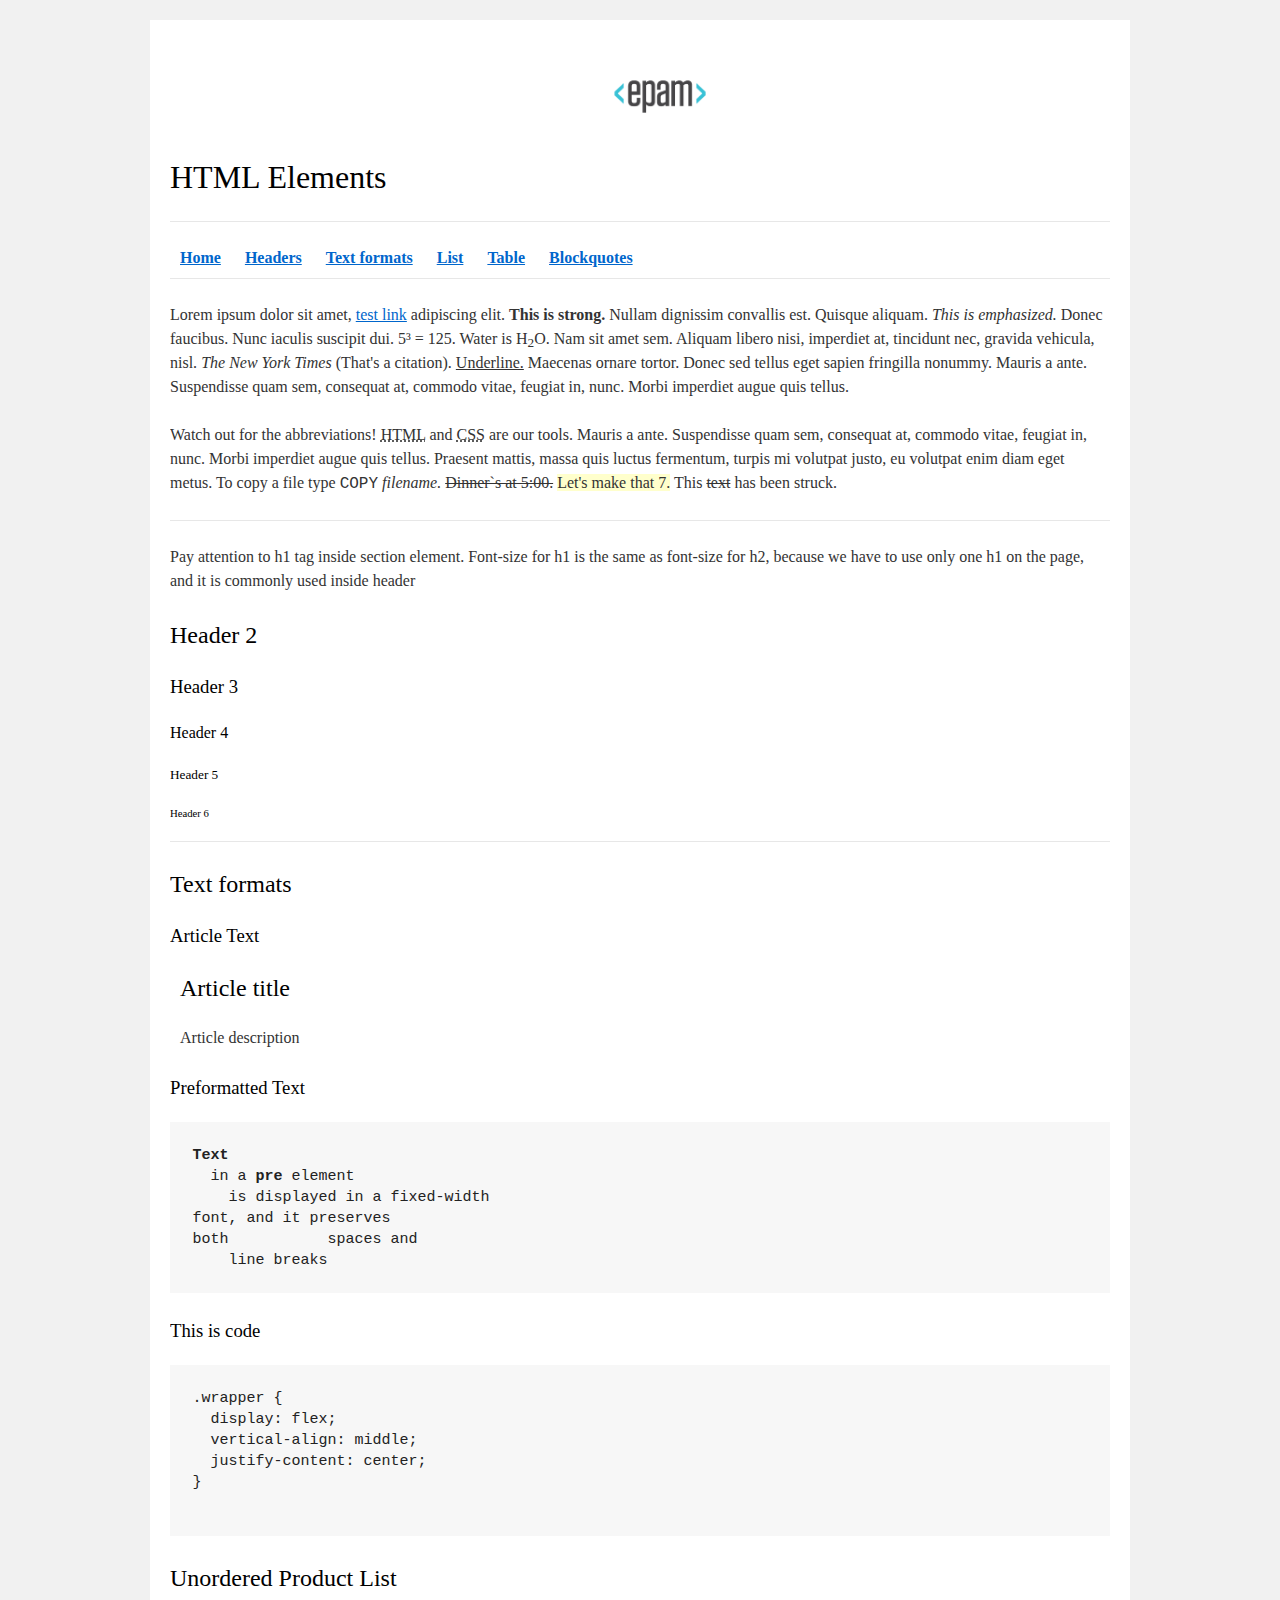
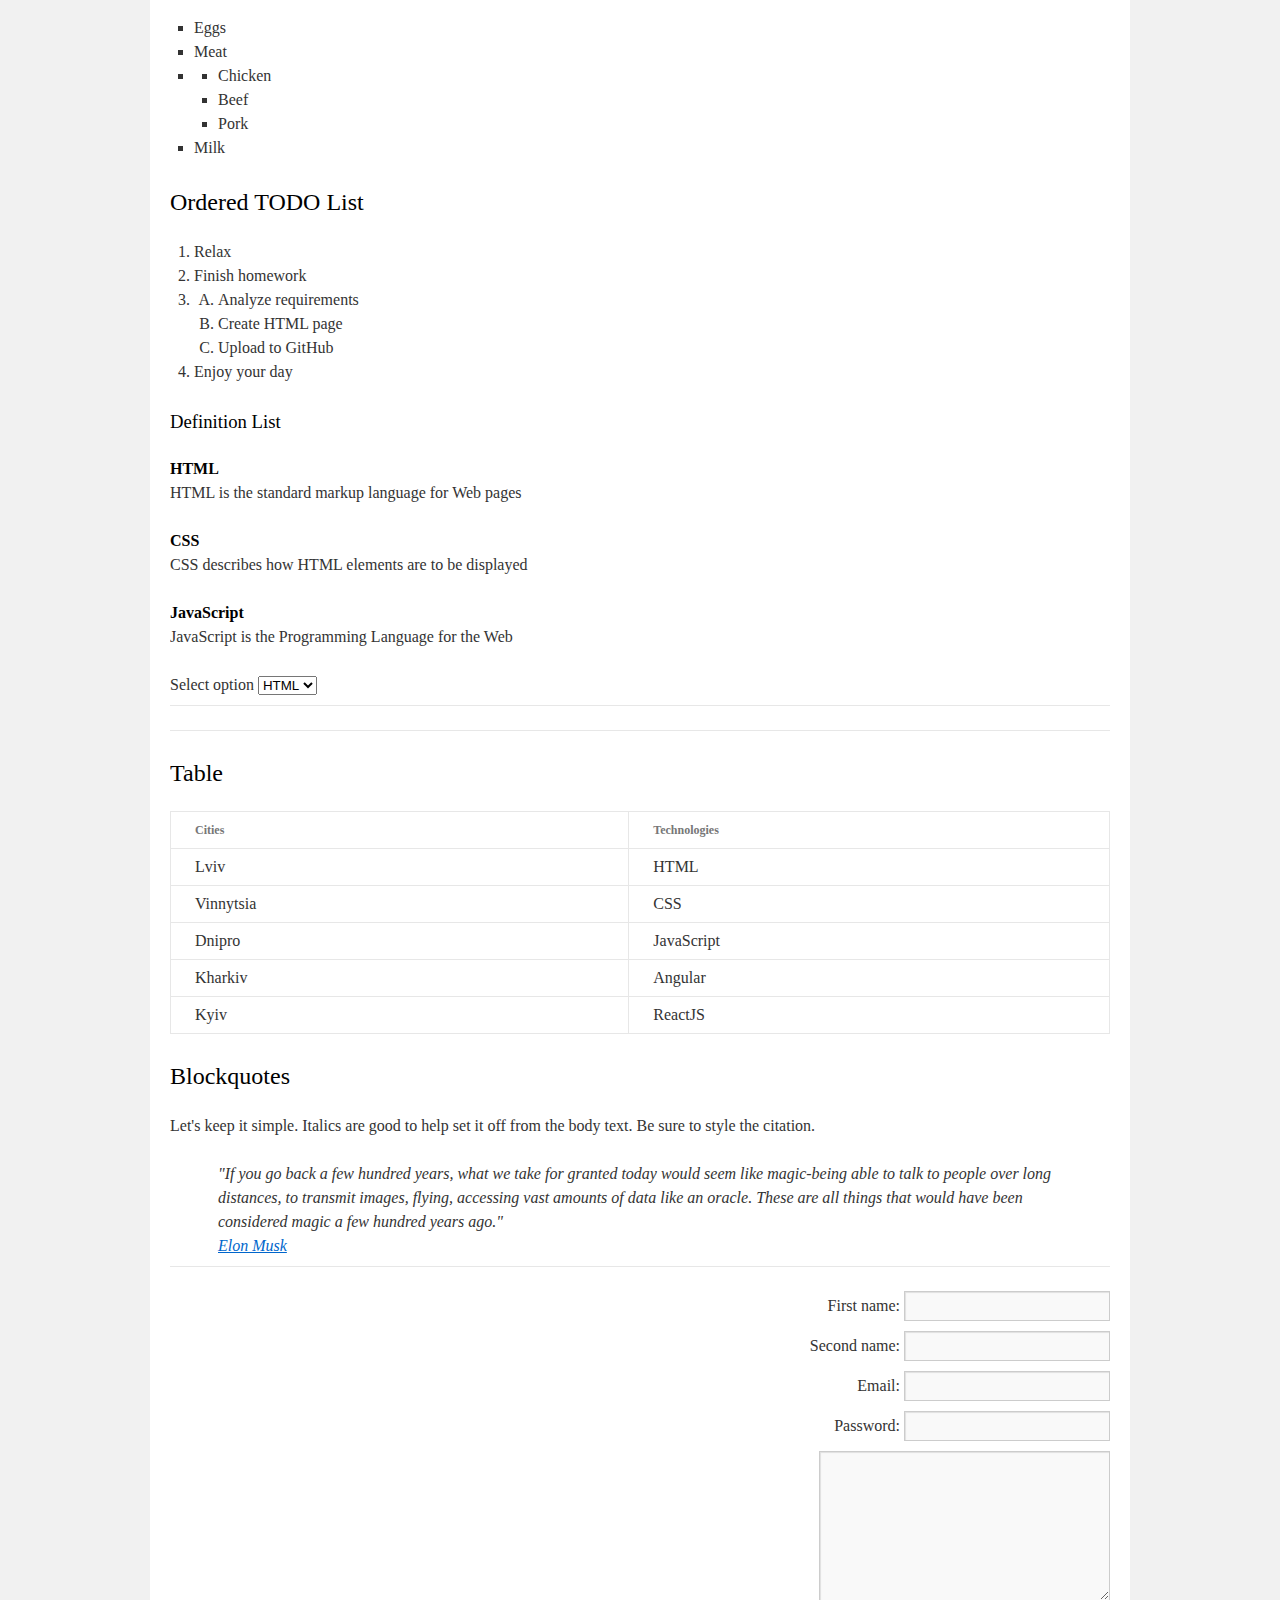
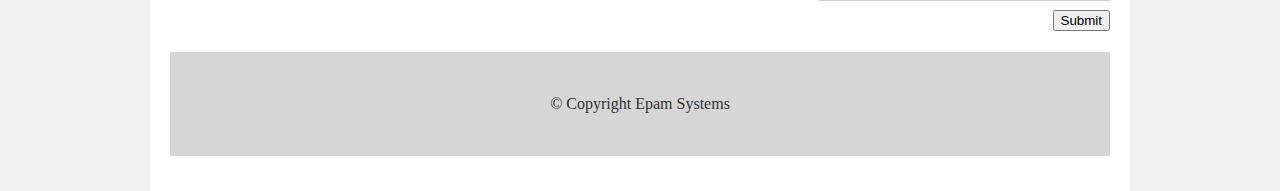
<file: FL11_HW1/homework/index.html>
<!DOCTYPE html>
<html lang="en">

<head>
    <meta charset="utf-8">
    <title>HTML Basics</title>
    <link rel="stylesheet" href="style.css">
</head>

<body>
<div id="wrapper">
    <div id="main">
        <div id="container">
            <div id="content" role="main">
                <header>
                    <img src="logo.png" alt="EPAM" />
                    <h1>HTML Elements</h1>
                    <hr>
                    <nav>
                        <a href="#Home"><b>Home</b></a>
                        <a href="#Headers"><b>Headers</b></a>
                        <a href="#Text"><b>Text formats</b></a>
                        <a href="#List"><b>List</b></a>
                        <a href="#Table"><b>Table</b></a>
                        <a href="#Blockquotes"><b>Blockquotes</b></a>
                    </nav>
                    <hr>
                </header>
                <main>
                    <div id="Home">
                        <p>Lorem ipsum dolor sit amet,
                            <a href="#">test link</a>
                            adipiscing elit.
                            <strong>This is strong.</strong>
                            Nullam dignissim convallis est. Quisque aliquam.
                            <em>This is emphasized.</em>
                            Donec faucibus. Nunc iaculis suscipit dui. 5&sup3; =  125.
                            Water is H<sub>2</sub>O.
                            Nam sit amet sem. Aliquam libero nisi, imperdiet at, tincidunt nec, gravida vehicula, nisl.
                            <cite>The New York Times</cite>
                            (That's a citation).
                            <u>Underline.</u>
                            Maecenas ornare tortor. Donec sed tellus eget sapien fringilla nonummy. Mauris a ante. Suspendisse quam sem, consequat at, commodo vitae, feugiat in, nunc. Morbi imperdiet augue quis tellus.
                        </p>
                        <p>
                            Watch out for the abbreviations!
                            <abbr title=" Hyper Text Markup Language ">HTML</abbr>
                            and
                            <abbr title=" Cascading Style Sheets ">CSS</abbr>
                            are our tools. Mauris a ante. Suspendisse quam sem, consequat at, commodo vitae, feugiat in, nunc. Morbi imperdiet augue quis tellus. Praesent mattis, massa quis luctus fermentum, turpis mi volutpat justo, eu volutpat enim diam eget metus. To copy a file type
                            <samp>COPY</samp>
                            <i>filename.</i>
                            <del>Dinner`s at 5:00.</del>
                            <ins>Let's make that 7.</ins>
                            This <del>text</del> has been struck.
                        </p>
                        <hr>

                    </div>
                    <section id="Headers">
                        <p>
                            Pay attention to h1 tag inside section element. Font-size for h1 is the same as font-size for h2,
                            because we have to use only one h1 on the page, and it is commonly used inside header
                        </p>
                        <h2>Header 2</h2>
                        <h3>Header 3</h3>
                        <h4>Header 4</h4>
                        <h5>Header 5</h5>
                        <h6>Header 6</h6>
                        <hr>
                    </section>
                    <section id="Text">
                        <h2>Text formats</h2>
                        <h3>Article Text</h3>
                        <article>
                            <h2>Article title</h2>
                            <p>Article description</p>
                        </article>
                        <h3>Preformatted Text</h3><pre><strong>Text</strong> <br>  in a <strong>pre</strong> element <br>    is displayed in a fixed-width
font, and it preserves
both           spaces and
    line breaks
</pre>
                        <h3>This is code</h3>
                        <pre>.wrapper {
  display: flex;
  vertical-align: middle;
  justify-content: center;
}
                        </pre>
                    </section>
                    <section id="List">
                        <h2>Unordered Product List</h2>
                        <ul class="menu_1">
                            <li>Eggs</li>
                            <li>Meat</li>
                            <li>
                                <ul class="inside_1">
                                    <li>Chicken</li>
                                    <li>Beef</li>
                                    <li>Pork</li>
                                </ul>
                            </li>
                            <li>Milk</li>
                        </ul>
                        <h2>Ordered TODO List</h2>
                        <ol class="menu_2">
                            <li>Relax</li>
                            <li>Finish homework</li>
                            <li>
                                <ol class="inside_2">
                                    <li>Analyze requirements</li>
                                    <li>Create HTML page</li>
                                    <li>Upload to GitHub</li>
                                </ol>
                            </li>
                            <li>Enjoy your day</li>
                        </ol>
                        <h3>Definition List</h3>
                        <dl>
                            <dt>HTML</dt>
                                <dd>HTML is the standard markup language for Web pages</dd>
                            <dt>CSS</dt>
                                <dd>CSS describes how HTML elements are to be displayed</dd>
                            <dt>JavaScript</dt>
                                <dd>JavaScript is the Programming Language for the Web</dd>
                        </dl>
                        <label>Select option
                            <select>
                                <option value="HTML">HTML</option>
                                <option value="CSS">CSS</option>
                                <option value="JS">JS</option>
                            </select>
                        </label>
                    </section>
                    <hr>
                    <hr>
                    <section id="Table">
                        <h2> Table</h2>
                        <table>
                            <thead>
                            <tr>
                                <th>Cities</th>
                                <th>Technologies</th>
                            </tr>
                            </thead>
                            <tbody>
                            <tr>
                                <td>Lviv</td>
                                <td>HTML</td>
                            </tr>
                            <tr>
                                <td>Vinnytsia</td>
                                <td>CSS</td>
                            </tr>
                            <tr>
                                <td>Dnipro</td>
                                <td>JavaScript</td>
                            </tr>
                            <tr>
                                <td>Kharkiv</td>
                                <td>Angular</td>
                            </tr>
                            <tr>
                                <td>Kyiv</td>
                                <td>ReactJS
                                </td>
                            </tr>
                            </tbody>
                        </table>
                    </section>
                    <section id="Blockquotes">
                        <h2>Blockquotes</h2>
                        <p>
                            Let's keep it simple. Italics are good to help set it off from the body text.
                            Be sure to style the citation.
                        </p>
                        <blockquote>
                            "If you go back a few hundred years, what we take for granted today would seem like magic-being able
                            to talk to people over long distances, to transmit images, flying, accessing vast amounts of data
                            like an oracle. These are all things that would have been considered magic a few hundred years ago."
                            <br><a href="#">Elon Musk</a>
                        </blockquote>
                        <hr>
                    </section>
                    <div id="forms">
                        <form>
                            <fieldset>
                                <label for="firstName">First name:</label>
                                <input type="text" id="firstName">
                            </fieldset>
                            <fieldset>
                                <label for="secondName">Second name:</label>
                                <input type="text" id="secondName">
                            </fieldset>
                            <fieldset>
                            <label for="email">Email:</label>
                            <input type="text" id="email">
                        </fieldset>
                            <fieldset>
                                <label for="password:">Password:</label>
                                <input type="password" id="password:">
                            </fieldset>
                            <textarea cols="30" rows="6"></textarea>
                            <fieldset>
                                <button type="submit">Submit</button>
                            </fieldset>
                        </form>
                    </div>
                </main>
                <footer>
                    <span>&copy; Copyright Epam Systems</span>
                </footer>
            </div>
        </div>
    </div>
</div>
</body>

</html>
</file>
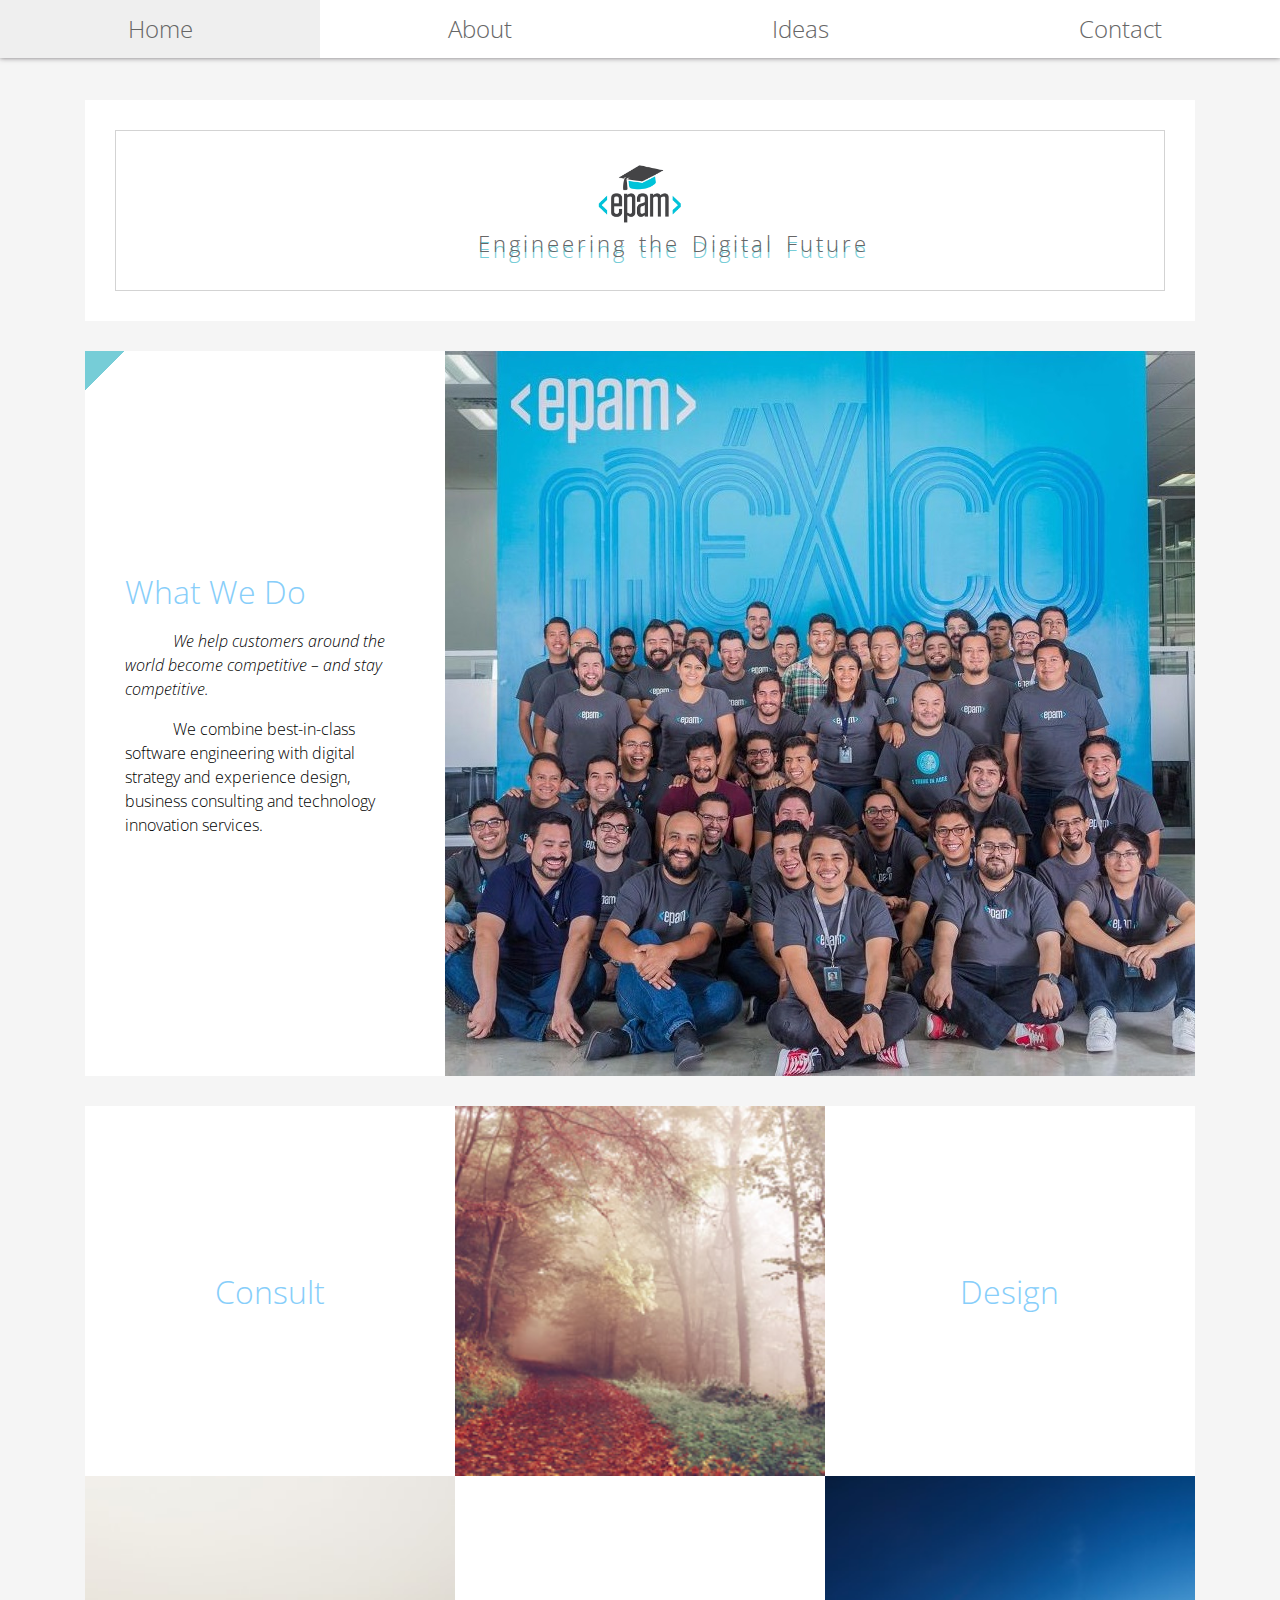
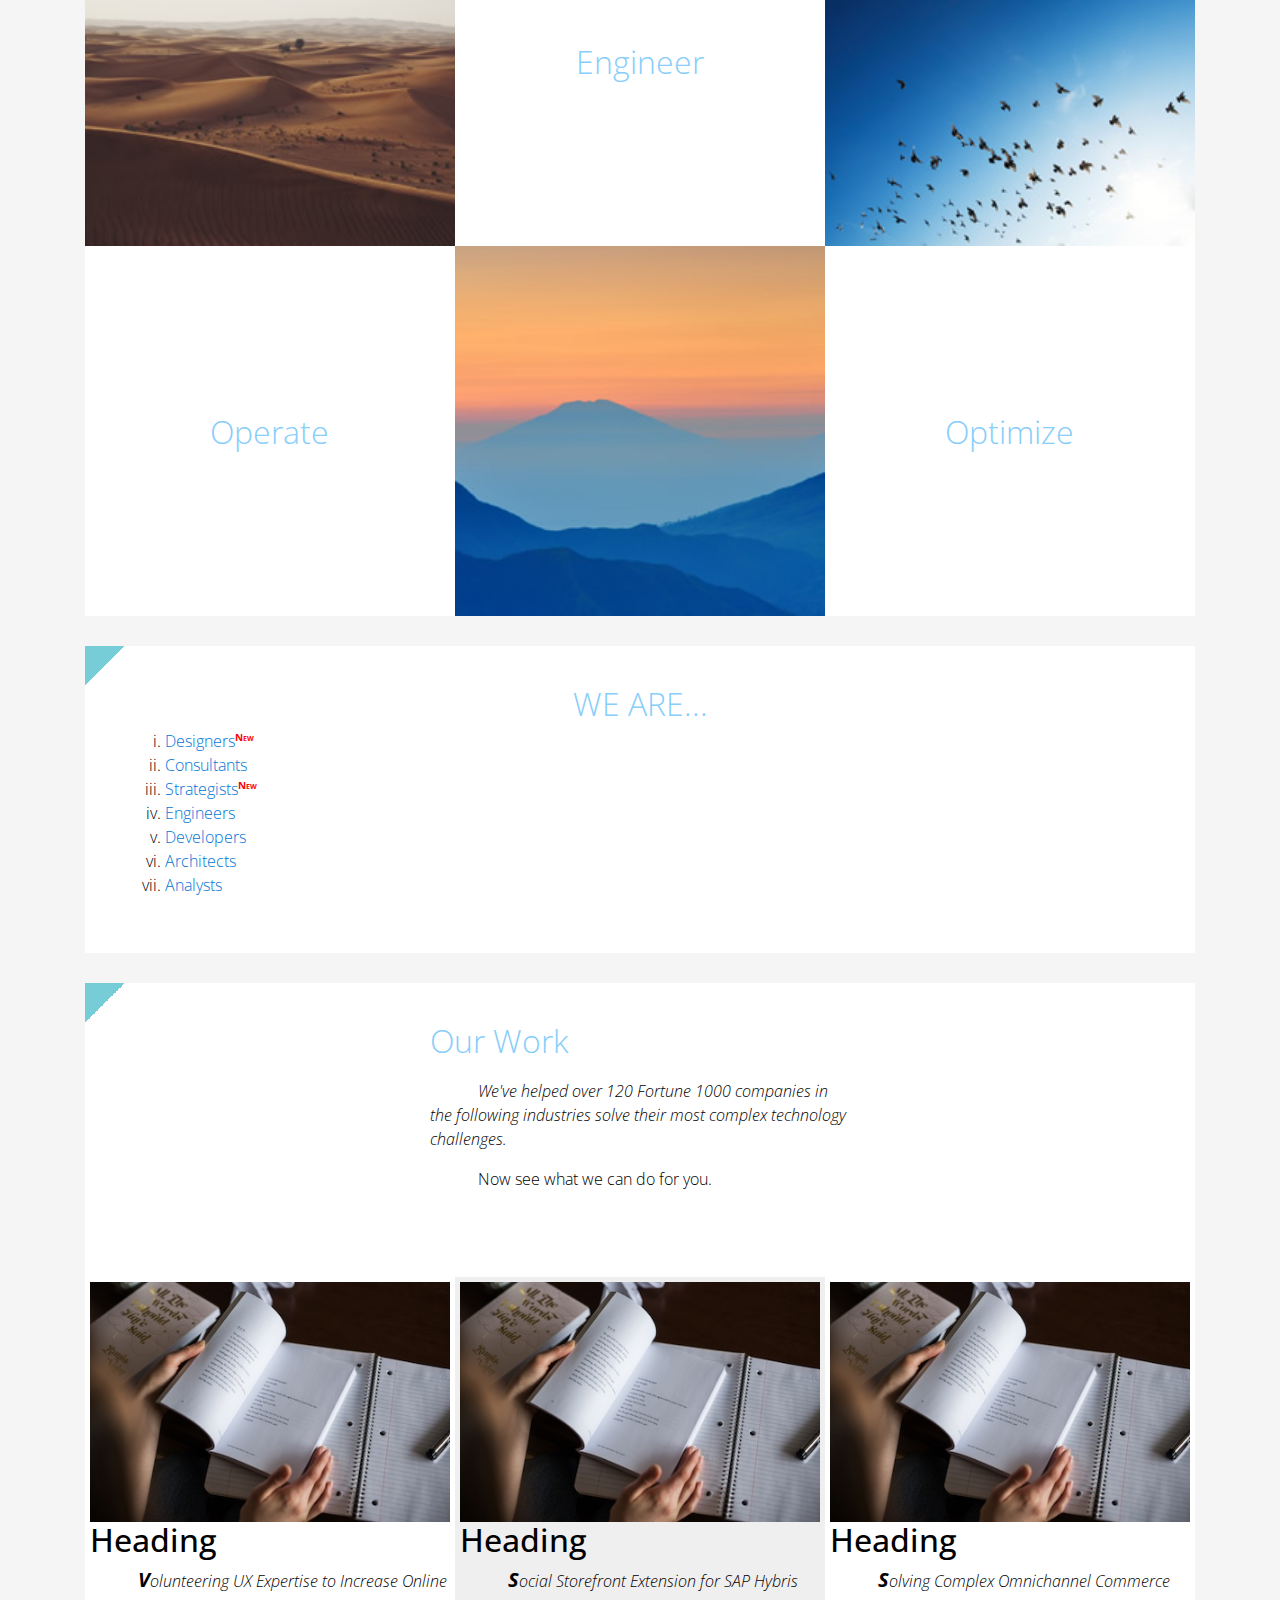
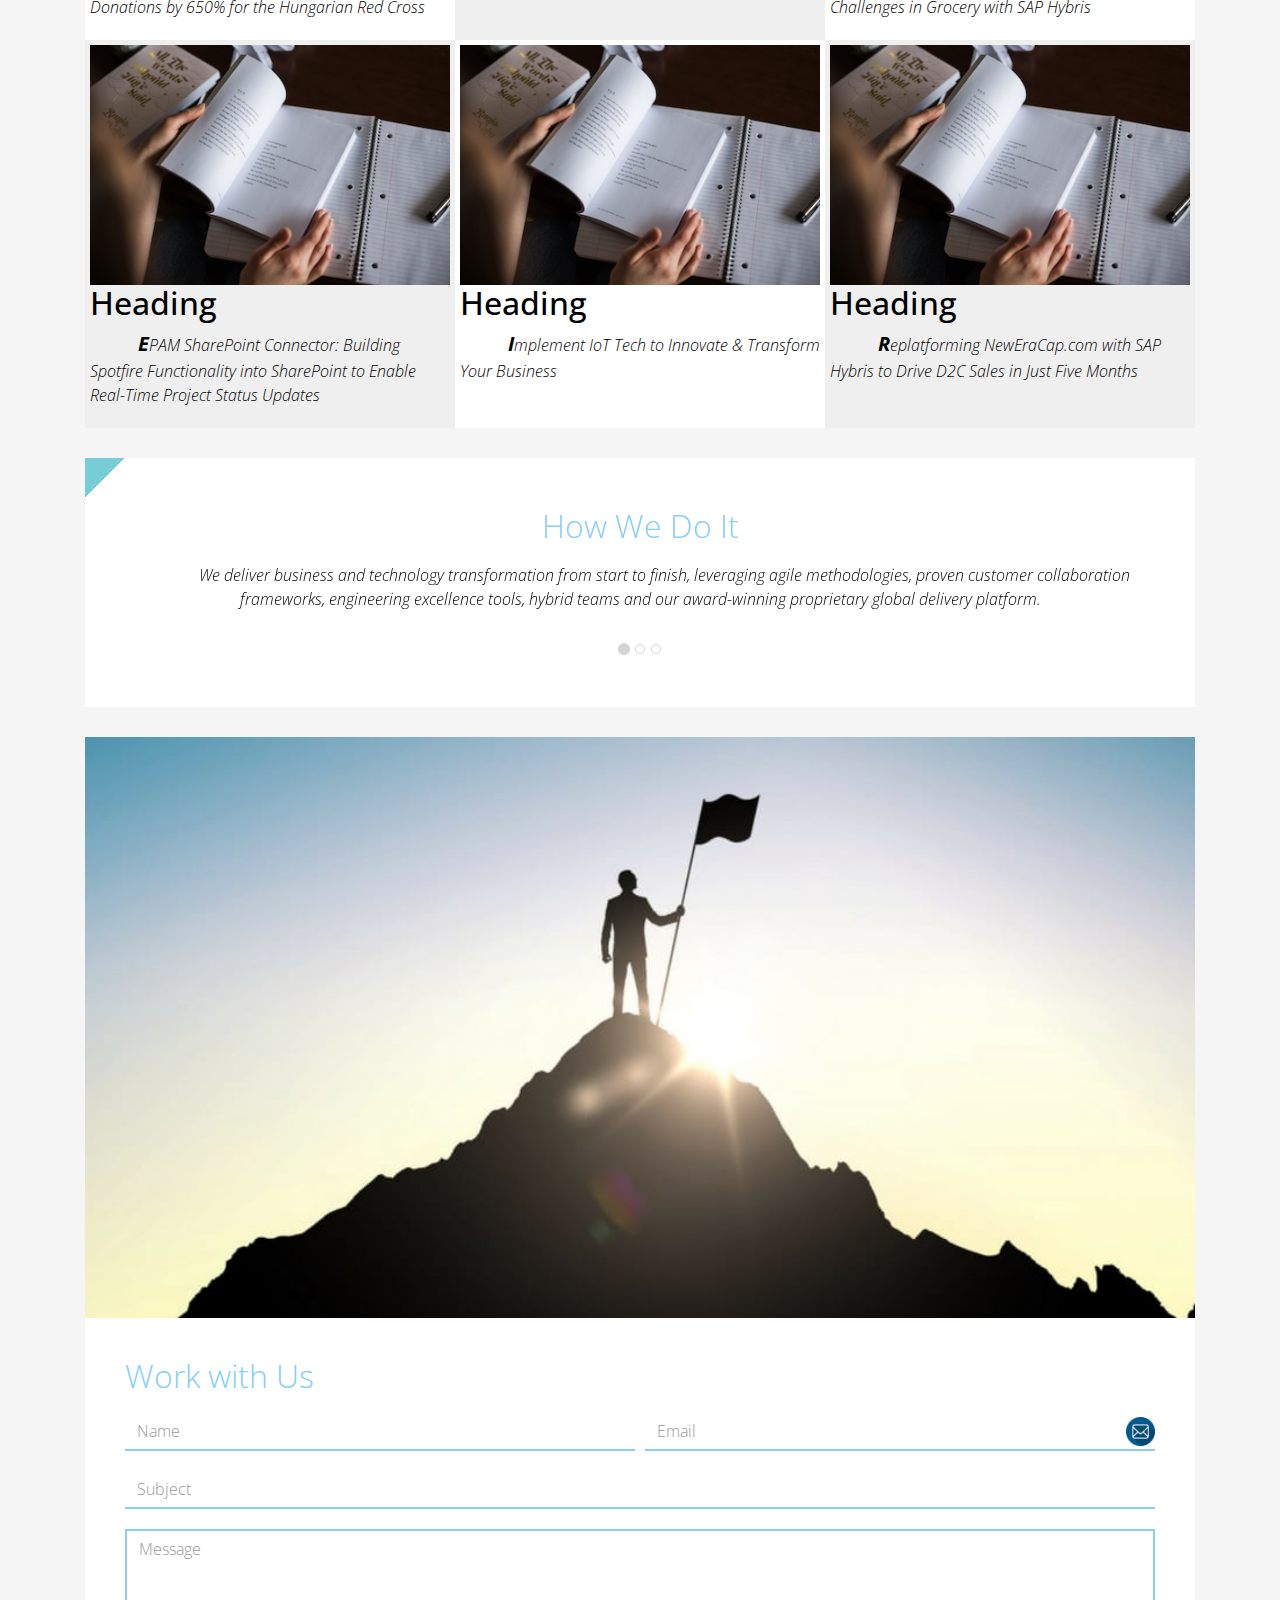
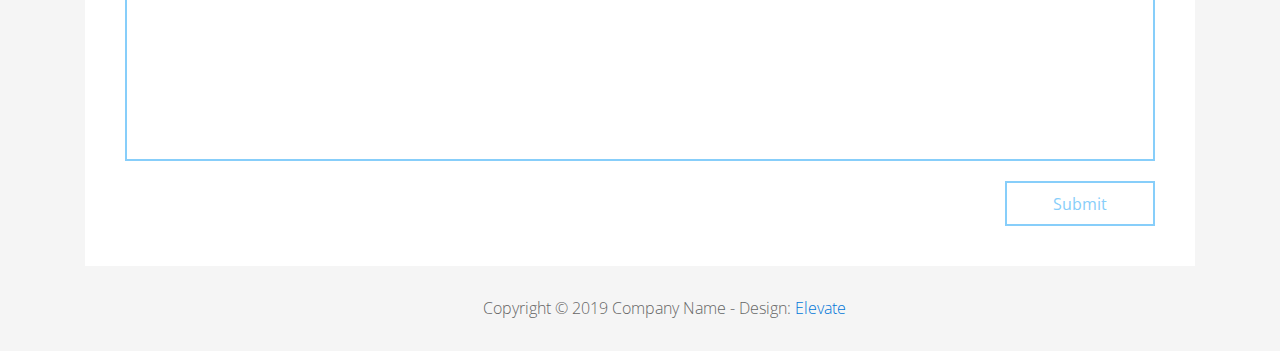
<file: FL11_HW2/homework/index.html>
<!DOCTYPE html>
<html lang="en">
<head>
    <meta charset="utf-8">
    <meta http-equiv="X-UA-Compatible" content="IE=edge">
    <meta name="viewport" content="width=device-width, initial-scale=1">

    <title>CSS Basics HW</title>



    <!-- load stylesheets -->
    <link rel="stylesheet" href="http://fonts.googleapis.com/css?family=Open+Sans:300,400">
    <!-- Google web font "Open Sans" -->
    <link rel="stylesheet" href="css/bootstrap.min.css">
    <!-- Bootstrap style -->
    <link rel="stylesheet" href="css/general.css">
    <link rel="stylesheet" href="css/style.css">
    <!-- Templatemo style -->
</head>

<body>
<div class="container">

    <div class="tm-sidebar">
        <nav class="tm-main-nav">
            <ul>
                <li class="tm-nav-item"><a href="#home" class="tm-nav-item-link">Home</a></li>
                <li class="tm-nav-item"><a href="#about" class="tm-nav-item-link">About</a></li>
                <li class="tm-nav-item"><a href="#ideas" class="tm-nav-item-link">Ideas</a></li>
                <li class="tm-nav-item"><a href="#contact" class="tm-nav-item-link">Contact</a></li>
            </ul>
        </nav>
    </div>

    <div class="tm-main-content">

        <div id="home" class="tm-content-box tm-content-header margin-b-10">
            <div class="tm-banner">
                <div class="tm-banner-inner">
                    <img src="img/epam_logo.png" width="100" alt="">
                    <p class="tm-banner-text">Engineering the Digital Future</p>
                </div>
            </div>
        </div>

        <section>
            <div class="tm-content-box flex-2-col">

                <div class="padding-medium flex-item tm-team-description-container flex-item">
                    <h2 class="tm-section-title">What We Do</h2>
                    <p class="tm-section-description">We help customers around the world become competitive – and stay competitive.</p>
                    <p class="tm-section-description"> We combine best-in-class software engineering with digital strategy and experience design, business consulting and technology innovation services.</p>
                </div>
                <div class="flex-item tm-team-img">
                    <img src="img/epam-mexico.jpg" alt="epam-mexico">
                </div>

            </div>

            <div id="about" class="tm-content-box">

                <ul class="boxes gallery-container">
                    <li class="box box-bg">
                        <h2 class="tm-section-title tm-section-title-box tm-box-bg-title">Consult</h2>
                    </li>
                    <li class="box">
                        <a href="img/idea-large-01.jpg">
                            <img src="img/idea-01.jpg" alt="Image" class="img-fluid thumbnail box-img">
                        </a>
                    </li>
                    <li class="box box-bg">
                        <h2 class="tm-section-title tm-section-title-box tm-box-bg-title">Design</h2>
                    </li>
                    <li class="box">
                        <a href="img/idea-large-02.jpg">
                            <img src="img/idea-02.jpg" alt="Image" class="img-fluid thumbnail box-img">
                        </a>
                    </li>
                    <li class="box box-bg">
                        <h2 class="tm-section-title tm-section-title-box tm-box-bg-title">Engineer</h2>
                    </li>
                    <li class="box">
                        <a href="img/idea-large-03.jpg">
                            <img src="img/idea-03.jpg" alt="Image" class="img-fluid thumbnail box-img">
                        </a>
                    </li>
                    <li class="box box-bg">
                        <h2 class="tm-section-title tm-section-title-box tm-box-bg-title">Operate</h2>
                    </li>
                    <li class="box">
                        <a href="img/idea-large-04.jpg">
                            <img src="img/idea-04.jpg" alt="Image" class="img-fluid thumbnail box-img">
                        </a>
                    </li>
                    <li class="box box-bg">
                        <h2 class="tm-section-title tm-section-title-box tm-box-bg-title">Optimize</h2>
                    </li>
                </ul>

            </div>

        </section>

        <!-- slider -->
        <section class="heading tm-content-box">
            <div class="padding-medium">
                <h2> WE ARE...</h2>
                <ol>
                    <li><a href="index.html" class="text">Designers</a></li>
                    <li><a href="index.html">Consultants</a></li>
                    <li><a href="#" class="text">Strategists</a></li>
                    <li><a href="#">Engineers</a></li>
                    <li><a href="#">Developers</a></li>
                    <li><a href="#">Architects</a></li>
                    <li><a href="#">Analysts</a></li>
                </ol>
            </div>
        </section>

        <section class="blocks">
            <div class="padding-medium flex-item tm-team-description-container">
                <h2 class="tm-section-title">Our Work</h2>
                <p class="tm-section-description">We've helped over 120 Fortune 1000 companies in the following industries solve their most complex technology challenges. </p>
                <p class="tm-section-description"> Now see what we can do for you.</p>
            </div>
            <div class="tm-content-box flex-2-col">
            </div>
            <div  class="tm-content-box">
                <ul class="boxes gallery-container">
                    <li class="box box-work">
                        <img src="img/study.jpeg" alt="Image" class="img-fluid">
                        <div>
                            <h2>Heading</h2>
                            <p>Volunteering UX Expertise to Increase Online Donations by 650% for the Hungarian Red Cross</p>
                        </div>
                    </li>
                    <li class="box box-work">
                        <img src="img/study.jpeg" alt="Image" class="img-fluid">
                        <div>
                            <h2>Heading</h2>
                            <p>Social Storefront Extension for SAP Hybris</p>
                        </div>
                    </li>
                    <li class="box box-work">
                        <img src="img/study.jpeg" alt="Image" class="img-fluid">
                        <div>
                            <h2>Heading</h2>
                            <p>Solving Complex Omnichannel Commerce Challenges in Grocery with SAP Hybris</p>
                        </div>
                    </li>
                    <li class="box box-work">
                        <img src="img/study.jpeg" alt="Image" class="img-fluid">
                        <div>
                            <h2>Heading</h2>
                            <p>EPAM SharePoint Connector: Building Spotfire Functionality into SharePoint to Enable Real-Time Project Status Updates</p>
                        </div>
                    </li>
                    <li class="box box-work">
                        <img src="img/study.jpeg" alt="Image" class="img-fluid">
                        <div>
                            <h2>Heading</h2>
                            <p>Implement IoT Tech to Innovate &amp; Transform Your Business</p>
                        </div>
                    </li>
                    <li class="box box-work">
                        <img src="img/study.jpeg" alt="Image" class="img-fluid">
                        <div>
                            <h2>Heading</h2>
                            <p>Replatforming NewEraCap.com with SAP Hybris to Drive D2C Sales in Just Five Months</p>
                        </div>
                    </li>
                </ul>

            </div>
        </section>

        <section id="ideas">
            <div id="tmCarousel" class="carousel slide tm-content-box" data-ride="carousel">

                <ol class="carousel-indicators">
                    <li data-target="#tmCarousel" data-slide-to="0" class="active"></li>
                    <li data-target="#tmCarousel" data-slide-to="1" class=""></li>
                    <li data-target="#tmCarousel" data-slide-to="2" class=""></li>
                </ol>

                <div class="carousel-inner" role="listbox">

                    <div class="carousel-item active">
                        <div class="carousel-content">
                            <div class="flex-item">
                                <h2 class="tm-section-title">How We Do It</h2>
                                <p class="tm-section-description carousel-description">We deliver business and technology transformation from start to finish, leveraging agile methodologies, proven customer collaboration frameworks, engineering excellence tools, hybrid teams and our award-winning proprietary global delivery platform.</p>
                            </div>
                        </div>
                    </div>

                    <div class="carousel-item">
                        <div class="carousel-content">
                            <div class="flex-item">
                                <h2 class="tm-section-title">Our Clients</h2>
                                <p class="tm-section-description carousel-description">Lorem ipsum dolor sit amet,
                                    consectetur adipiscing elit. Quisque vel nisi pharetra nibh varius pharetra ac
                                    sagittis nisi. Etiam pharetra vestibulum hendrerit. Pellentesque interdum metus
                                    sed massa rutrum.</p>
                            </div>
                        </div>
                    </div>

                    <div class="carousel-item">
                        <div class="carousel-content">
                            <div class="flex-item">
                                <h2 class="tm-section-title">Our Projects</h2>
                                <p class="tm-section-description carousel-description">Donec ex libero, fringilla
                                    vitae purus sit amet, rhoncus pharetra lorem. Pellentesque id sem id lacus
                                    ultricies vehicula. Aliquam rutrum mi non. Pellentesque interdum metus sed massa
                                    rutrum.</p>
                            </div>
                        </div>
                    </div>

                </div>

            </div>
        </section>

        <section class="tm-content-box">
            <img src="img/contact-us.jpg" alt="Contact image" class="img-fluid img-contact-us">

            <div id="contact" class="padding-medium">
                <h2 class="tm-section-title">Work with Us</h2>
                <form action="#contact" method="get" class="contact-form">

                    <div class="form-group col-xs-12 col-sm-12 col-md-6 col-lg-6 form-group-2-col-left">
                        <input type="text" id="contact_name" name="contact_name" class="form-control"
                               placeholder="Name" required/>
                    </div>
                    <div class="form-group col-xs-12 col-sm-12 col-md-6 col-lg-6 form-group-2-col-right mandatory-field">
                        <input type="email" id="contact_email" name="contact_email" class="form-control"
                               placeholder="Email" required/>
                    </div>
                    <div class="form-group">
                        <input type="text" id="contact_subject" name="contact_subject" class="form-control"
                               placeholder="Subject" required/>
                    </div>
                    <div class="form-group">
            <textarea id="contact_message" name="contact_message" class="form-control" rows="9"
                      placeholder="Message" required></textarea>
                    </div>

                    <button type="submit" class="btn btn-primary submit-btn">Submit</button>

                </form>
            </div>
        </section>

        <footer class="tm-footer">
            <p class="text-xs-center">Copyright &copy; 2019 Company Name

                - Design: <a rel="nofollow" href="http://www.templatemo.com/tm-481-elevate"
                             target="_parent">Elevate</a></p>
        </footer>

    </div>

</div>

</body>
</html>
</file>
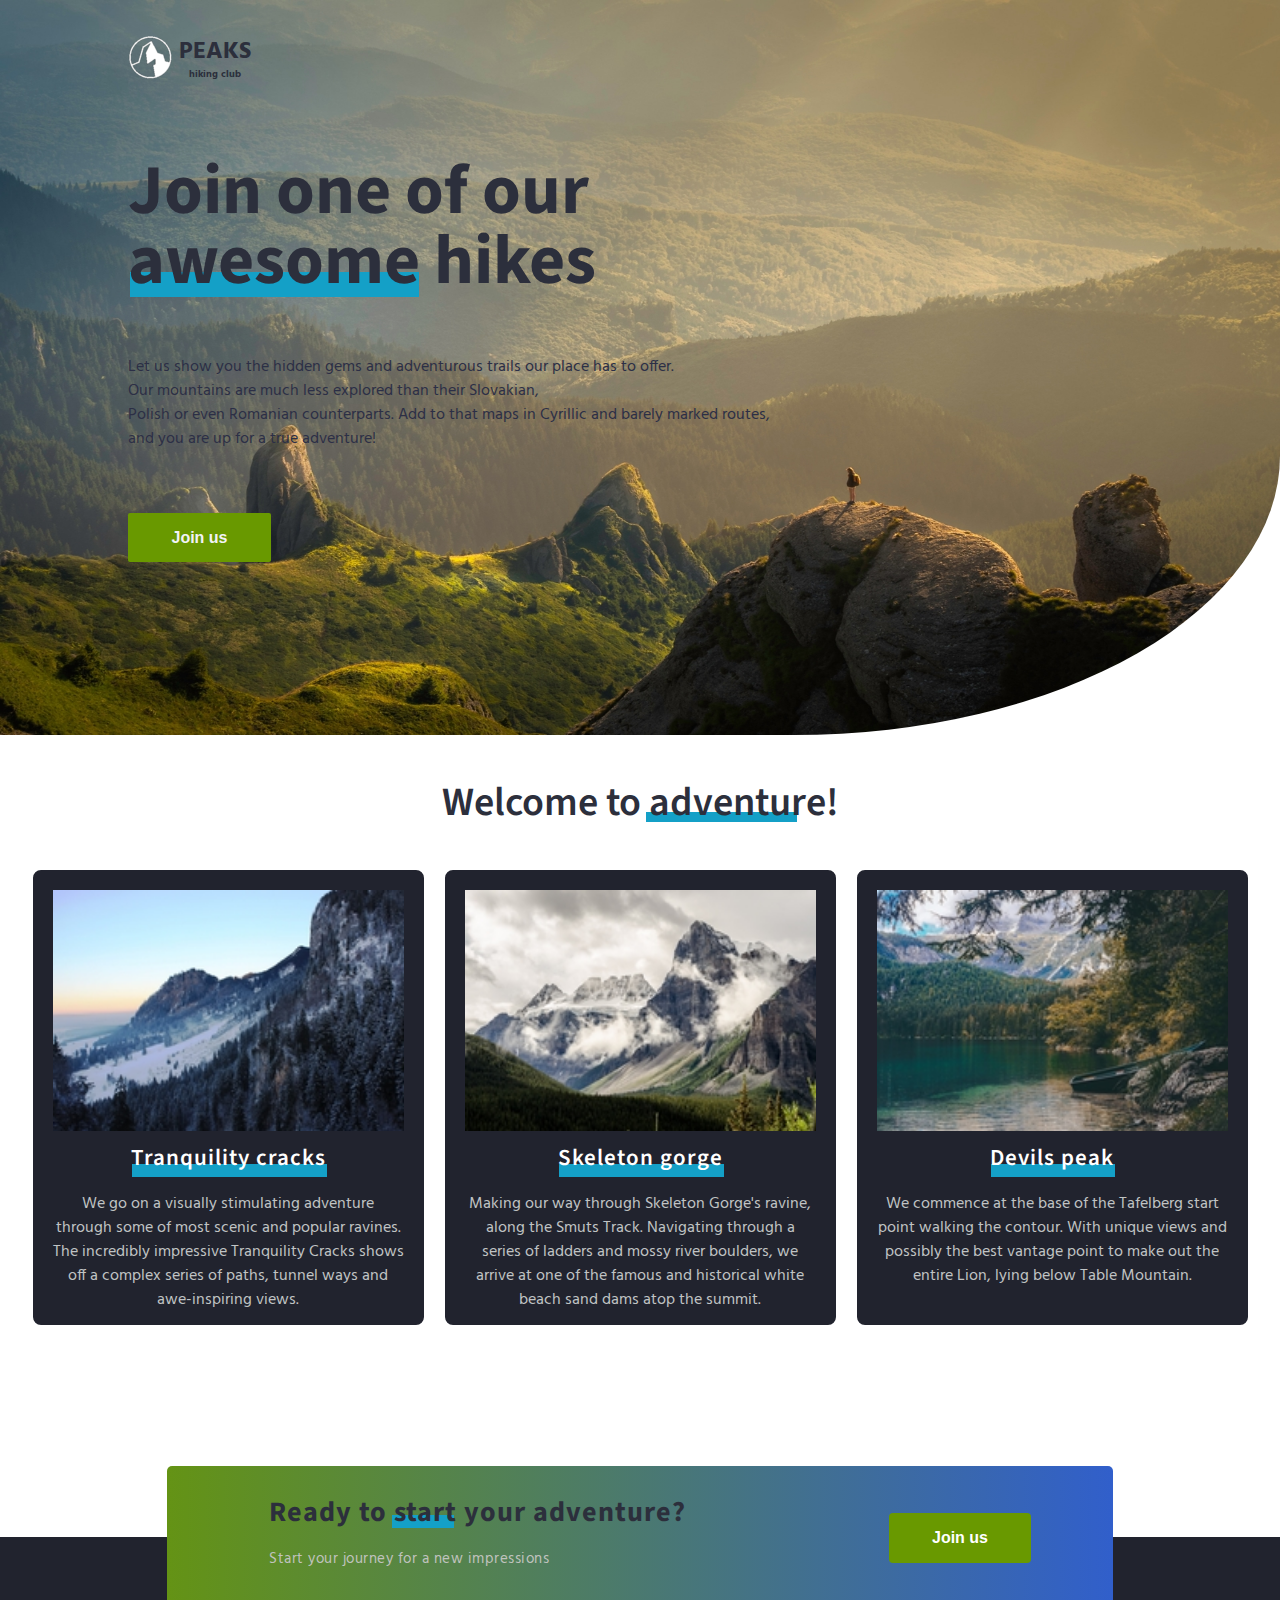
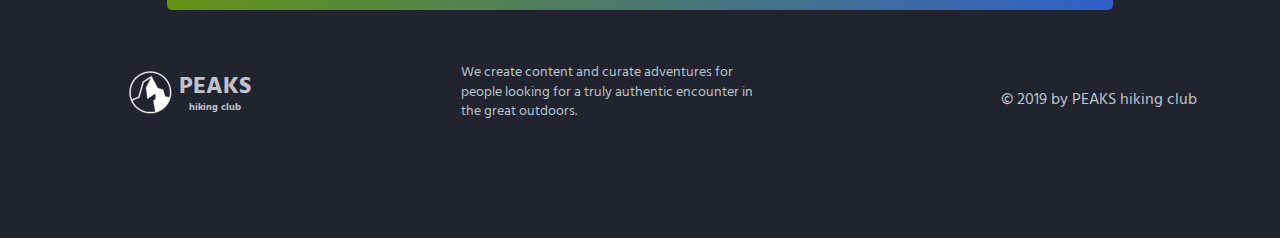
<file: FL11_HW3/homework/index.html>
<!DOCTYPE html>
<html lang="en">

  <head>
    <meta charset="UTF-8">
    <meta name="viewport" content="width=device-width, initial-scale=1.0">
    <meta http-equiv="X-UA-Compatible" content="ie=edge">
    <link href="https://fonts.googleapis.com/css?family=Hind:400,600%7CSource+Sans+Pro:400,600,700%7CFresca" rel="stylesheet"/>

    <!-- Styles should be switched here: -->

    <link rel="stylesheet" type="text/css" href="css/style1.css">
<!--     <link rel="stylesheet" type="text/css" href="css/style2.css">-->

    <title>PEAKS hiking club</title>
  </head>

  <body>
    <header class="header">
      <div class="header-wrap">
        <div class="landing-logo">
          <img src="img/m-logo.png" alt="logo" />
          <p>PEAKS<span>hiking club</span></p>
        </div>
        <p class="header_heading">
          Join one of our awesome hikes
        </p>
        <p class="header_text">
          Let us show you the hidden gems and adventurous trails our place has to offer.
          Our mountains are much less explored than their Slovakian,
          Polish or even Romanian counterparts. Add to that maps in Cyrillic and barely marked routes,
          and you are up for a true adventure!
        </p>
        <button class="header_button">Join us</button>
      </div>
    </header>
    <main class="section">
      <p class="section_text">
        Welcome to adventure!
      </p>
      <div class="section_card_wrap">
        <div class="section_card">
          <img class="section_card_img"
               src="img/m-1.jpg"
               alt="experts"/>
          <p class="section_card_heading">
            Tranquility cracks
            <span class="section_card_underline"></span>
          </p>
          <p class="section_card_text">
            We go on a visually stimulating adventure through some of most scenic and popular ravines.
            The incredibly impressive Tranquility Cracks shows off a complex series of paths, tunnel ways and awe-inspiring views.
          </p>
        </div>
        <div class="section_card">
          <img class="section_card_img"
               src="img/m-2.jpg"
               alt="content formats"/>
          <p class="section_card_heading">
            Skeleton gorge
            <span class="section_card_underline"></span>
          </p>
          <p class="section_card_text">
            Making our way through Skeleton Gorge's ravine, along the Smuts Track.
            Navigating through a series of ladders and mossy river boulders, we arrive at one of the famous and historical white beach sand dams atop the summit.
          </p>
        </div>
        <div class="section_card">
          <img class="section_card_img"
               src="img/m-3.jpg"
               alt="certificate"/>
          <p class="section_card_heading">
            Devils peak
            <span class="section_card_underline"></span>
          </p>
          <p class="section_card_text">
            We commence at the base of the Tafelberg start point walking the contour.
            With unique views and possibly the best vantage point to make out the entire Lion, lying below Table Mountain.
          </p>
        </div>
      </div>
      <div class="section_banner">
        <div class="section_banner_text_wrap">
          <p class="section_banner_heading">
            Ready to start your adventure?
          </p>
          <p class="section_banner_text">
            Start your journey for a new impressions
          </p>
        </div>
        <button class="section_banner_button">Join us</button>
      </div>
    </main>
    <footer class="footer">
      <div class="footer-wrap">
        <div class="footer_logo landing-logo">
          <img src="img/m-logo.png" alt="logo" />
          <p>PEAKS<span>hiking club</span></p>
        </div>
        <p class="footer_text">
          We create content  and curate adventures for  people looking for a truly authentic encounter in the great outdoors.
        </p>
        <span class="footer-cr">
          &copy; 2019 by PEAKS hiking club
        </span>
      </div>
    </footer>
  </body>

</html>
</file>
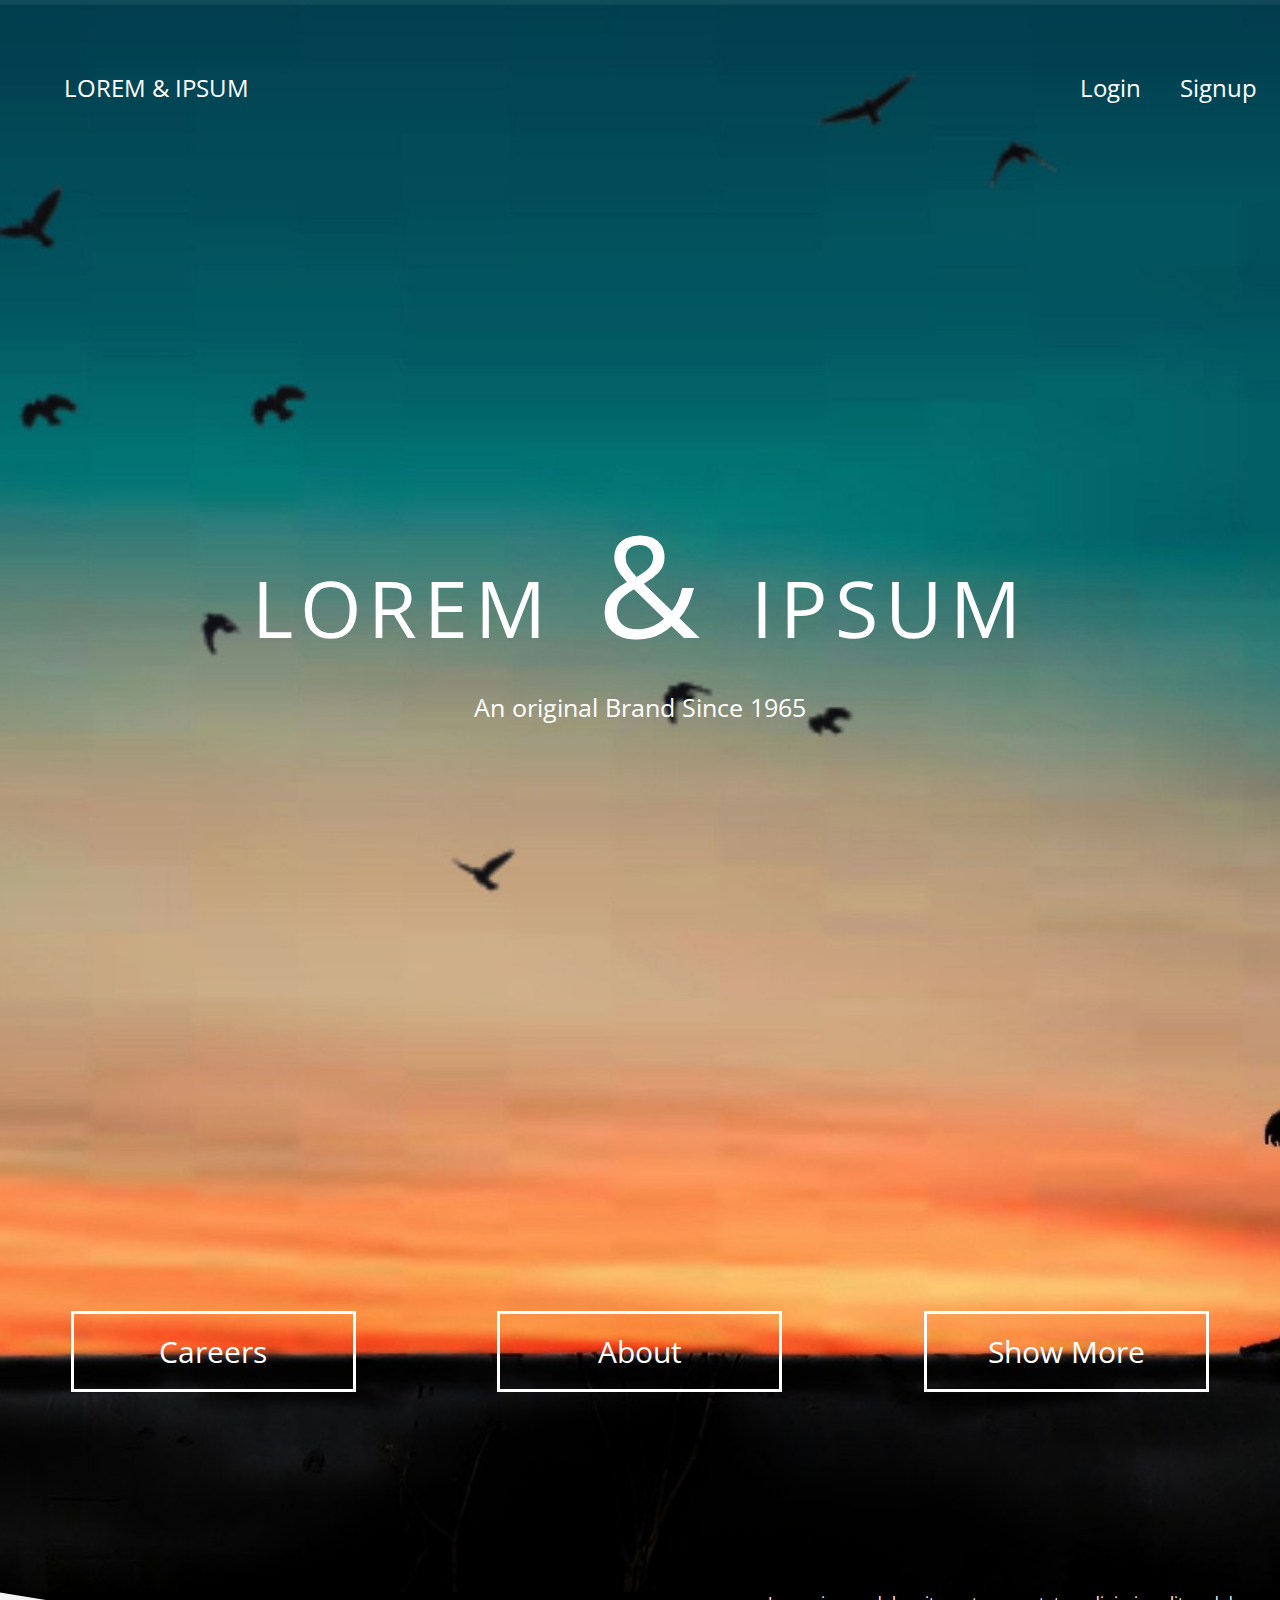
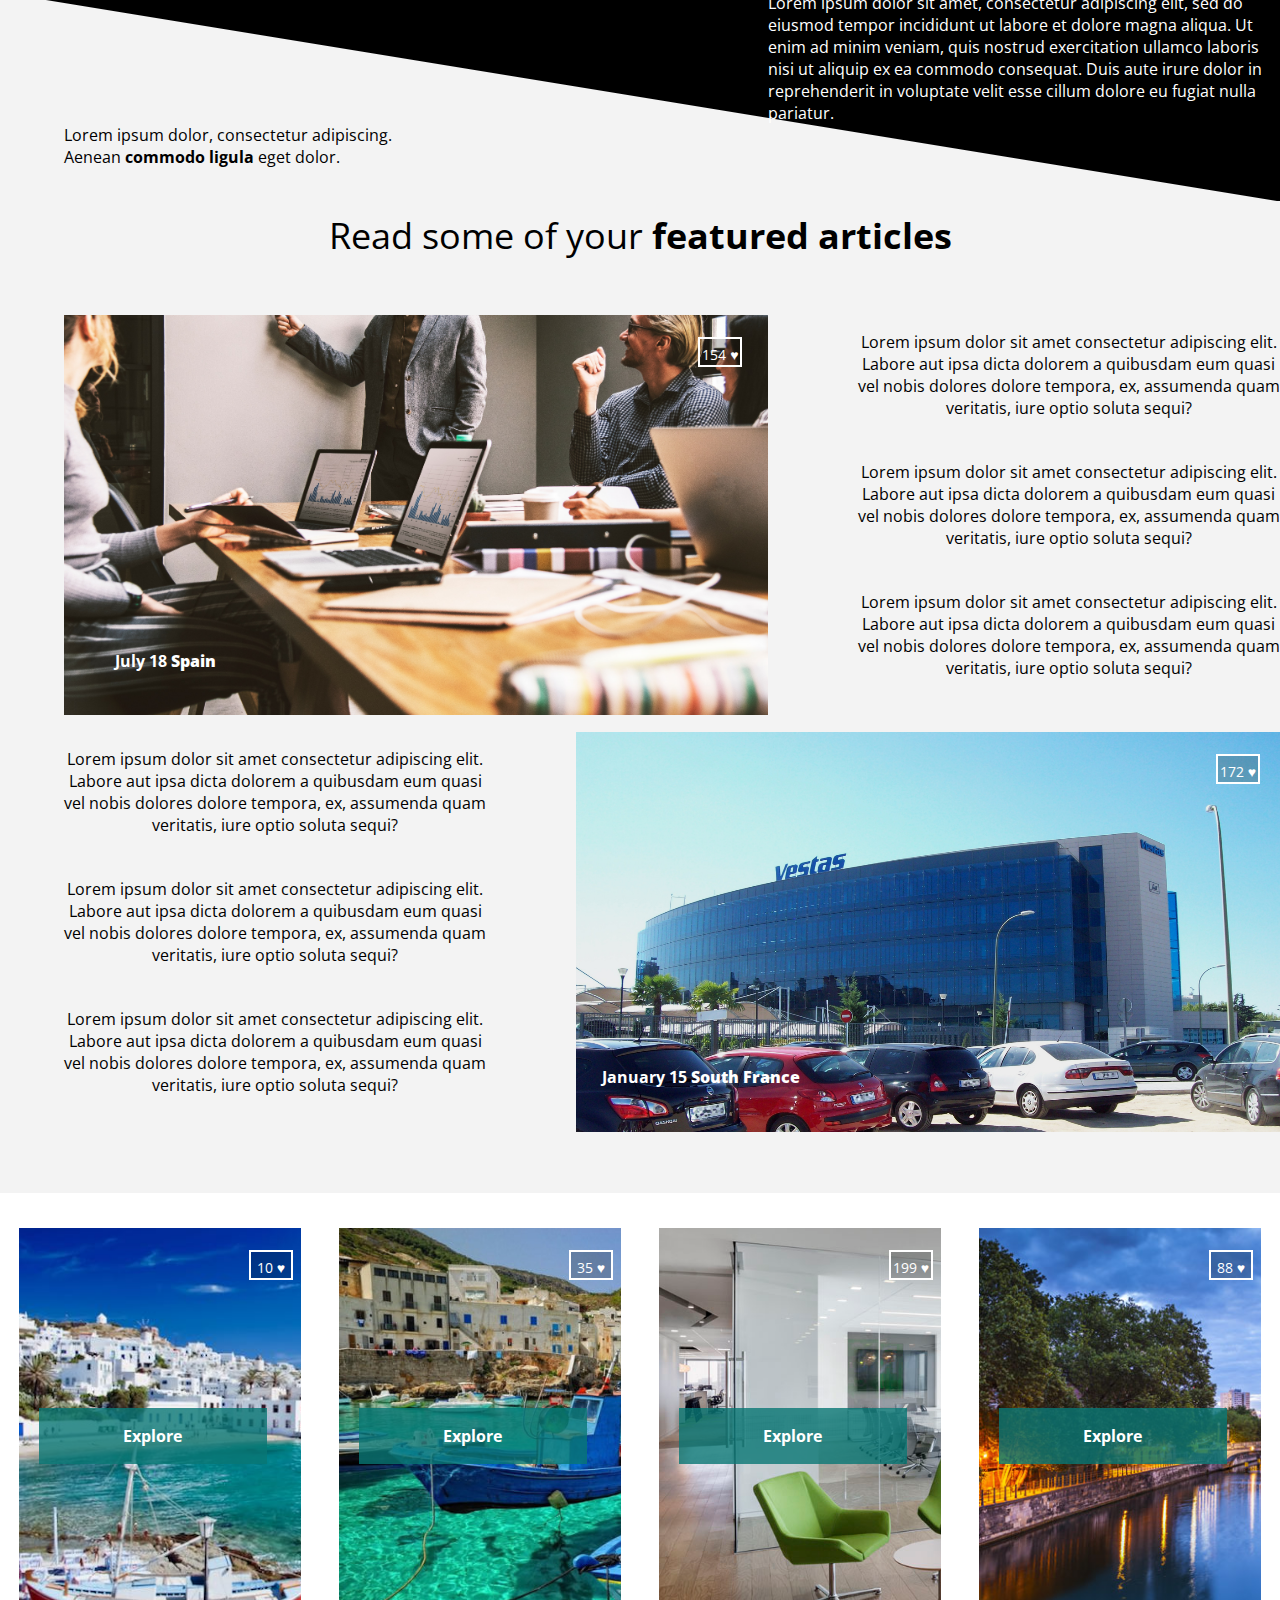
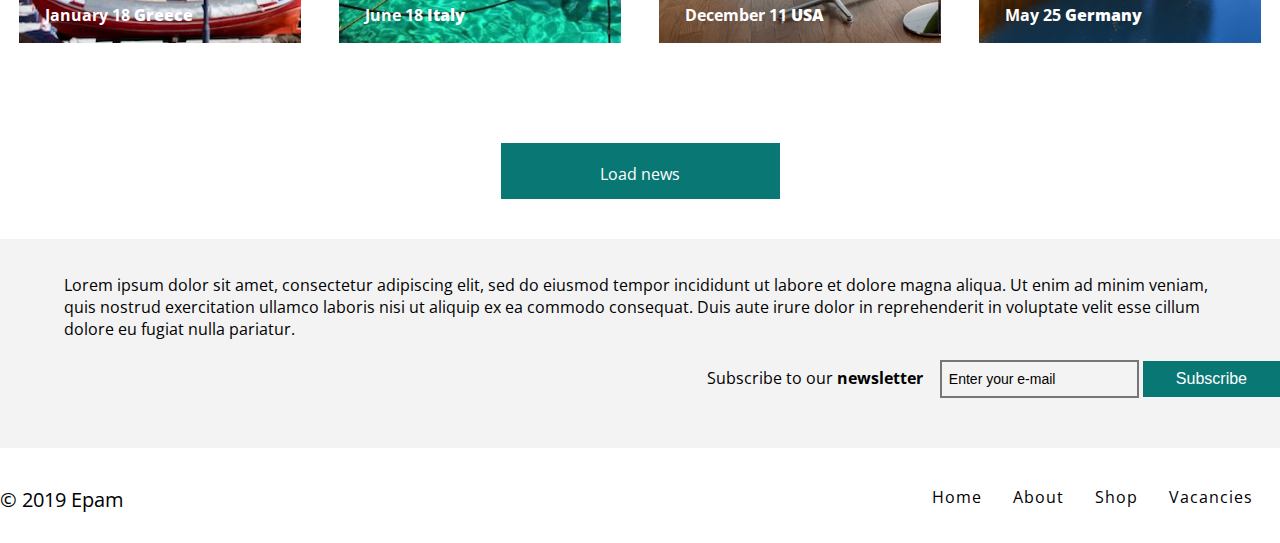
<file: FL11_HW4/homework/index.html>
<!DOCTYPE html>
<html lang="zxx">
<head>
    <meta charset="UTF-8">
    <meta name="viewport" content="width=device-width, initial-scale=1.0">
    <link rel="stylesheet" type="text/css" href="css/style.css">
    <meta name="viewport" content="width=device-width , initial-scale = 1.0">
    <link rel="stylesheet" href="https://fonts.googleapis.com/css?family=Open+Sans">
    <title>FL_11HW4</title>
</head>
<body>
<header>
    <div class="menu">
        <div class="name">LOREM & IPSUM</div>
        <div><p>Login</p></div>
        <div><p>Signup</p></div>
    </div>
    <div class="content_center">
        <div class="inline"><p id="lorem">LOREM<span> & </span>IPSUM</p></div>
        <div class="inline" id="description"><p>An original Brand Since 1965</p></div>
    </div>
    <div class="pages">
        <div>Careers</div>
        <div>About</div>
        <div>Show More</div>
    </div>
    <div class="diagonal">
        <div class="righ">
            <p>
                Lorem ipsum dolor sit amet, consectetur adipiscing elit, sed do eiusmod tempor incididunt ut labore
                et dolore magna aliqua. Ut enim ad minim veniam, quis nostrud exercitation ullamco laboris nisi ut aliquip
                ex ea commodo consequat. Duis aute irure dolor in reprehenderit in voluptate velit esse cillum dolore eu
                fugiat nulla pariatur.
            </p>
        </div>
        <div class="left">
            <p>
                Lorem ipsum dolor, consectetur adipiscing.<br> Aenean <strong>commodo ligula</strong> eget dolor.
            </p>
        </div>
    </div>
</header>
<main>
    <div class="tittle">
        <p>Read some of your <strong>featured articles</strong></p>
    </div>
    <div class="main_box1">
        <img src="img/sample-1.jpg" alt="img1">
        <div class="likeOfBox">154 &#9829;</div>
        <h4 class="data_country_box">July 18 <strong>Spain</strong></h4>
        <div class="main_content">
            <p>Lorem ipsum dolor sit amet consectetur adipiscing elit. Labore aut ipsa dicta dolorem a
                quibusdam eum quasi vel nobis dolores dolore tempora, ex, assumenda quam veritatis, iure
                optio soluta sequi?</p>
            <p>Lorem ipsum dolor sit amet consectetur adipiscing elit. Labore aut ipsa dicta dolorem a
                quibusdam eum quasi vel nobis dolores dolore tempora, ex, assumenda quam veritatis, iure
                optio soluta sequi?</p>
            <p>Lorem ipsum dolor sit amet consectetur adipiscing elit. Labore aut ipsa dicta dolorem a
                quibusdam eum quasi vel nobis dolores dolore tempora, ex, assumenda quam veritatis, iure
                optio soluta sequi?</p>
        </div>
    </div>
    <div class="main_box2">
        <div class="main_content2">
            <p>Lorem ipsum dolor sit amet consectetur adipiscing elit. Labore aut ipsa dicta dolorem a
                quibusdam eum quasi vel nobis dolores dolore tempora, ex, assumenda quam veritatis, iure
                optio soluta sequi?</p>
            <p>Lorem ipsum dolor sit amet consectetur adipiscing elit. Labore aut ipsa dicta dolorem a
                quibusdam eum quasi vel nobis dolores dolore tempora, ex, assumenda quam veritatis, iure
                optio soluta sequi?</p>
            <p>Lorem ipsum dolor sit amet consectetur adipiscing elit. Labore aut ipsa dicta dolorem a
                quibusdam eum quasi vel nobis dolores dolore tempora, ex, assumenda quam veritatis, iure
                optio soluta sequi?</p>
        </div>
        <img src="img/sample-2.jpg" alt="img2">
        <div class="likeOfBox2">172 &#9829;</div>
        <h4 class="data_country_box2">January 15 <strong>South France</strong></h4>
    </div>
    <section>
        <div class="main_container">
            <div class="container-photo">
                <div class="photo">
                    <div class="likeOfPhoto">10 &#9829;</div>
                    <a href="#" class="buttonExplore">Explore</a>
                    <h4 class="data_country">January 18 <strong>Greece</strong></h4>
                </div>
                <div class="photo">
                    <div class="likeOfPhoto">35 &#9829;</div>
                    <a href="#" class="buttonExplore">Explore</a>
                    <h4 class="data_country">June 18 <strong>Italy</strong></h4>
                </div>
                <div class="photo">
                    <div class="likeOfPhoto">199 &#9829;</div>
                    <a href="#" class="buttonExplore">Explore</a>
                    <h4 class="data_country">December 11 <strong>USA</strong></h4>
                </div>
                <div class="photo">
                    <div class="likeOfPhoto">88 &#9829;</div>
                    <a href="#" class="buttonExplore">Explore</a>
                    <h4 class="data_country">May 25 <strong>Germany</strong></h4>
                </div>
            </div>
            <div class="button">Load news</div>
        </div>
    </section>
    <div class="main_end">
        <p>
            Lorem ipsum dolor sit amet, consectetur adipiscing elit, sed do eiusmod tempor incididunt ut labore
            et dolore magna aliqua. Ut enim ad minim veniam, quis nostrud exercitation ullamco laboris nisi ut aliquip
            ex ea commodo consequat. Duis aute irure dolor in reprehenderit in voluptate velit esse cillum dolore eu
            fugiat nulla pariatur.
        </p>
        <form>
            <label>Subscribe to our <strong>newsletter</strong></label>
            <input type="text" name="firstname" value="Enter your e-mail" id="e-mail">
            <input type="submit" value="Subscribe" id="button">
        </form>
    </div>
</main>
<section>
    <footer>
        <div class="nav_container">
            <p>&copy; 2019 Epam</p>
            <nav>
                <div class="bottomNav" id="myTopnav">
                    <a href="index.html">Home</a>
                    <a href="index.html">About</a>
                    <a href="index.html">Shop</a>
                    <a href="index.html">Vacancies</a>
                </div>
            </nav>
        </div>
    </footer>
</section>
</body>
</html>
</file>
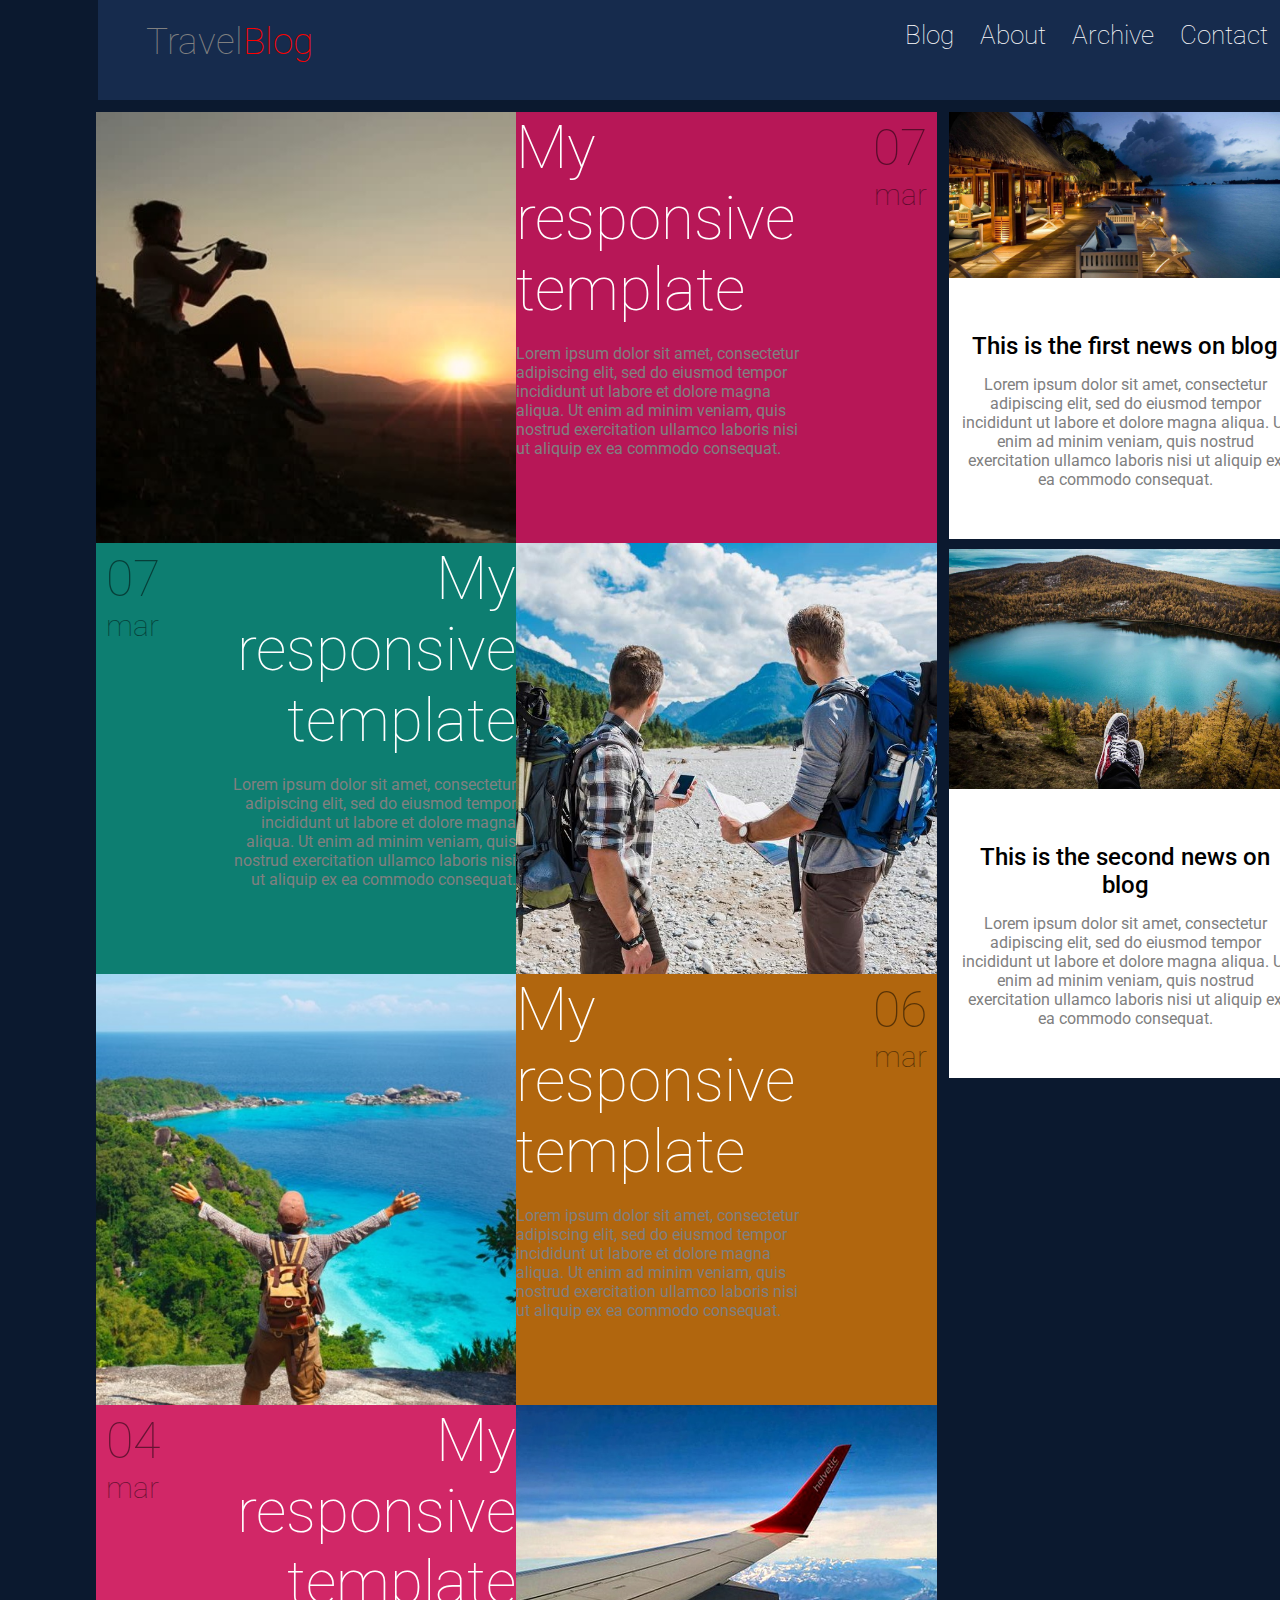
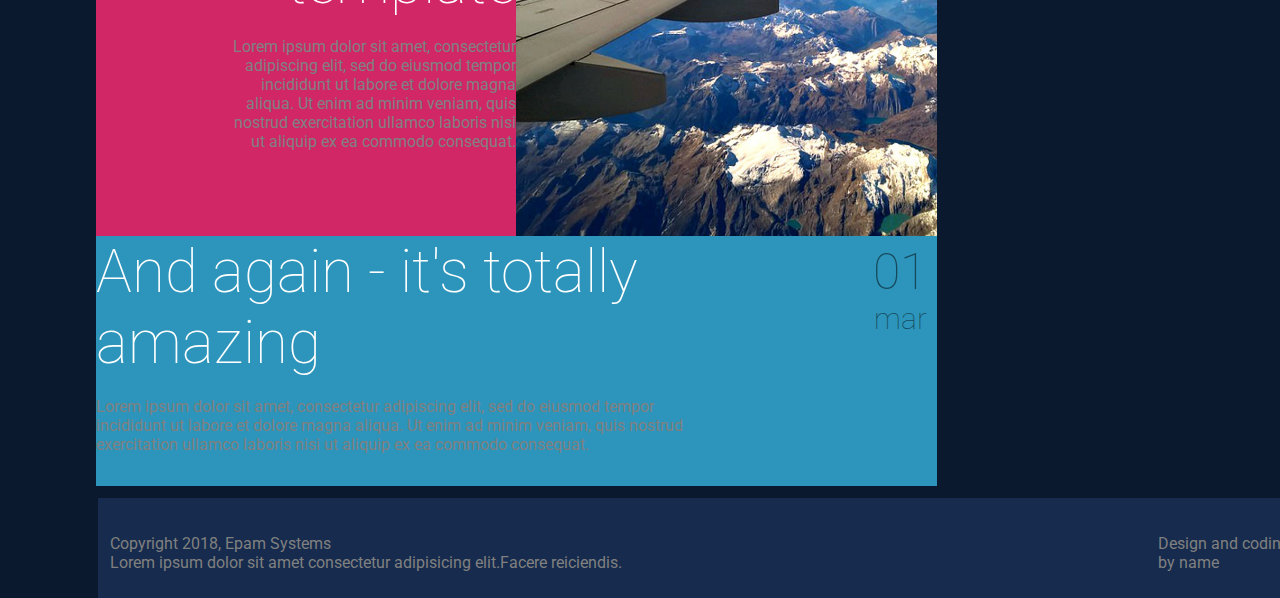
<file: FL11_HW5/homework/index.html>
<!DOCTYPE html>
<html lang="zxx">
<head>
  <meta charset="UTF-8">
  <meta name="viewport" content="width=device-width, initial-scale=1.0">
  <meta http-equiv="X-UA-Compatible" content="ie=edge">
  <link rel="stylesheet" type="text/css" href="css/styles.css">
  <link href='https://fonts.googleapis.com/css?family=Roboto:400,100,300,700&subset=latin,latin-ext' rel='stylesheet' type='text/css'>
  <title>Responsive</title>
</head>
<body>
<header>
  <div class="header_container">
    <div class="header_logo">
      <div class="sandwich">
        <div></div>
        <div></div>
        <div></div>
      </div>
      <p>Travel<span>Blog</span></p>
    </div>
    <div class="topNav">
      <nav>
        <a href="#">Blog</a>
        <a href="#">About</a>
        <a href="#">Archive</a>
        <a href="#">Contact</a>
      </nav>
    </div>
  </div>
</header>
<main>
  <section class="main_container">
    <div class="main_post">
      <div class=" allPost post1">
        <img src="img/post1.jpg" alt="post #1">
        <div class="post_description">
          <div class="post_container" >
            <h3>My responsive template</h3>
            <p>
              <br> Lorem ipsum dolor sit amet, consectetur adipiscing elit, sed do eiusmod tempor incididunt ut
              labore et dolore magna aliqua. Ut enim ad minim veniam, quis nostrud exercitation ullamco
              laboris nisi ut aliquip ex ea commodo consequat.
            </p>
          </div>
          <div class="post_date">
            <div class="post_date_number">07</div>
            <div class="post_date_month">mar</div>
          </div>
        </div>
      </div>
      <div class=" allPost post2">
        <img src="img/post2.jpg" alt="post #2">
        <div class="post_description">
          <div class="post_container" >
            <h3>My responsive template</h3>
            <p>
              <br> Lorem ipsum dolor sit amet, consectetur adipiscing elit, sed do eiusmod tempor incididunt ut
              labore et dolore magna aliqua. Ut enim ad minim veniam, quis nostrud exercitation ullamco
              laboris nisi ut aliquip ex ea commodo consequat.
            </p>
          </div>
          <div class="post_date">
            <div class="post_date_number">07</div>
            <div class="post_date_month">mar</div>
          </div>
        </div>
      </div>
      <div class="allPost post3">
        <img src="img/post3.jpg" alt="post #3">
        <div class="post_description">
          <div class="post_container" >
            <h3>My responsive template</h3>
            <p>
              <br> Lorem ipsum dolor sit amet, consectetur adipiscing elit, sed do eiusmod tempor incididunt ut
              labore et dolore magna aliqua. Ut enim ad minim veniam, quis nostrud exercitation ullamco
              laboris nisi ut aliquip ex ea commodo consequat.
            </p>
          </div>
          <div class="post_date">
            <div class="post_date_number">06</div>
            <div class="post_date_month">mar</div>
          </div>
        </div>
      </div>
      <div class="allPost post4">
        <img src="img/post4.jpg" alt="post #4">
        <div class="post_description">
          <div class="post_container" >
            <h3>My responsive template</h3>
            <p>
              <br> Lorem ipsum dolor sit amet, consectetur adipiscing elit, sed do eiusmod tempor incididunt ut
              labore et dolore magna aliqua. Ut enim ad minim veniam, quis nostrud exercitation ullamco
              laboris nisi ut aliquip ex ea commodo consequat.
            </p>
          </div>
          <div class="post_date">
            <div class="post_date_number">04</div>
            <div class="post_date_month">mar</div>
          </div>
        </div>
      </div>
      <div class="allPost post5 onlyText">
        <div class="post_description">
          <div class="post_container" >
            <h3>And again - it's totally amazing</h3>
            <p>
              <br> Lorem ipsum dolor sit amet, consectetur adipiscing elit, sed do eiusmod tempor incididunt ut
              labore et dolore magna aliqua. Ut enim ad minim veniam, quis nostrud exercitation ullamco
              laboris nisi ut aliquip ex ea commodo consequat.
            </p>
          </div>
          <div class="post_date">
            <div class="post_date_number">01</div>
            <div class="post_date_month">mar</div>
          </div>
        </div>
      </div>
    </div>
    <aside class="main_blog">
      <div class="blog">
        <img src="img/news1.jpg" alt="news#1">
        <div class="description">
          <h2>This is the first news on blog</h2>
          <p>Lorem ipsum dolor sit amet, consectetur adipiscing elit, sed do eiusmod tempor incididunt ut
            labore et dolore magna aliqua. Ut enim ad minim veniam, quis nostrud exercitation ullamco
            laboris nisi ut aliquip ex ea commodo consequat.</p>
        </div>
      </div>
      <div class="blog">
        <img src="img/news2.jpg" alt="news#2">
        <div class="description">
          <h2>This is the second news on blog</h2>
          <p>Lorem ipsum dolor sit amet, consectetur adipiscing elit, sed do eiusmod tempor incididunt ut
            labore et dolore magna aliqua. Ut enim ad minim veniam, quis nostrud exercitation ullamco
            laboris nisi ut aliquip ex ea commodo consequat.</p>
        </div>
      </div>
    </aside>
  </section>
</main>
<footer>
  <div class="footer_text">
    <div class="left_text">
      <p>Copyright 2018, Epam Systems</p>
      <p>Lorem ipsum dolor sit amet consectetur adipisicing elit.Facere reiciendis.</p>
    </div>
    <div class="right_text">
      <p>Design and coding<br>by name</p>
    </div>
  </div>
</footer>
</body>
</html>
</file>
<file: FL11_HW1/homework/style.css>
html,body,div,span,applet,object,iframe,h1,h2,h3,h4,h5,h6,p,blockquote,pre,a,abbr,acronym,address,big,cite,code,del,dfn,em,font,img,ins,kbd,q,s,samp,small,strike,strong,sub,sup,tt,var,b,u,i,center,dl,dt,dd,ol,ul,li,fieldset,form,label,legend,table,caption,tbody,tfoot,thead,tr,th,td{background:transparent;border:0;margin:0;padding:0;vertical-align:baseline}body{line-height:1}h1,h2,h3,h4,h5,h6{clear:both;font-weight:normal}ol,ul{list-style:none}blockquote{quotes:none}blockquote:before,blockquote:after{content:'';content:none}del{text-decoration:line-through}table{border-collapse:collapse;border-spacing:0}a img{border:0}#container{float:left;margin:0 -240px 0 0;width:100%}#primary,#secondary{float:right;overflow:hidden;width:220px}#secondary{clear:right}#footer{clear:both;width:100%}.one-column #content{margin:0 auto;width:640px}.single-attachment #content{margin:0 auto;width:900px}body,input,textarea,.page-title span,.pingback a.url{font-family:Georgia,"Bitstream Charter",serif}h3#comments-title,h3#reply-title,#access .menu,#access div.menu ul,#cancel-comment-reply-link,.form-allowed-tags,#site-info,#site-title,#wp-calendar,.comment-meta,.comment-body tr th,.comment-body thead th,.entry-content label,.entry-content tr th,.entry-content thead th,.entry-meta,.entry-title,.entry-utility,#respond label,.navigation,.page-title,.pingback p,.reply,.widget-title,.wp-caption-text{font-family:"Helvetica Neue",Arial,Helvetica,"Nimbus Sans L",sans-serif}input[type="submit"]{font-family:"Helvetica Neue",Arial,Helvetica,"Nimbus Sans L",sans-serif}pre{font-family:"Courier 10 Pitch",Courier,monospace}code{font-family:Monaco,Consolas,"Andale Mono","DejaVu Sans Mono",monospace}#access .menu-header,div.menu,#colophon,#branding,#main,#wrapper{margin:0 auto;width:940px}#wrapper{background:#fff;margin-top:20px;padding:0 20px}#footer-widget-area{overflow:hidden}#footer-widget-area .widget-area{float:left;margin-right:20px;width:220px}#footer-widget-area #fourth{margin-right:0}#site-info{float:left;font-size:14px;font-weight:bold;width:700px}#site-generator{float:right;width:220px}body{background:#f1f1f1}body,input,textarea{color:#666;font-size:12px;line-height:18px}hr{background-color:#e7e7e7;border:0;clear:both;height:1px;margin-bottom:18px}p{margin-bottom:18px}ul{list-style:square;margin:0 0 18px 1.5em}ol{list-style:decimal;margin:0 0 18px 1.5em}ol ol{list-style:upper-alpha}ol ol ol{list-style:lower-roman}ol ol ol ol{list-style:lower-alpha}ul ul,ol ol,ul ol,ol ul{margin-bottom:0}dl{margin:0 0 24px 0}dt{font-weight:bold}dd{margin-bottom:18px}strong{font-weight:bold}cite,em,i{font-style:italic}big{font-size:131.25%}ins{background:#ffc;text-decoration:none}blockquote{font-style:italic;padding:0 3em}blockquote cite,blockquote em,blockquote i{font-style:normal}pre{background:#f7f7f7;color:#222;line-height:18px;margin-bottom:18px;overflow:auto;padding:1.5em}abbr,acronym{cursor:help}sup,sub{height:0;line-height:1;position:relative;vertical-align:baseline}sup{bottom:1ex}sub{top:.5ex}small{font-size:smaller}input{margin-bottom:10px}input[type="text"],input[type="password"],input[type="email"],input[type="url"],input[type="number"],textarea{background:#f9f9f9;border:1px solid #ccc;box-shadow:inset 1px 1px 1px rgba(0,0,0,0.1);-moz-box-shadow:inset 1px 1px 1px rgba(0,0,0,0.1);-webkit-box-shadow:inset 1px 1px 1px rgba(0,0,0,0.1);padding:2px}a:link{color:#06c}a:visited{color:#743399}a:active,a:hover{color:#ff4b33}.screen-reader-text{clip:rect(1px,1px,1px,1px);overflow:hidden;position:absolute !important;height:1px;width:1px}#header{padding:30px 0 0 0}#site-title{float:left;font-size:30px;line-height:36px;margin:0 0 18px 0;width:700px}#site-title a{color:#000;font-weight:bold;text-decoration:none}#site-description{color:#000;clear:right;float:right;font-style:italic;margin:15px 0 18px 0;opacity:.65;width:220px}#branding img{border-top:4px solid #000;border-bottom:1px solid #000;display:block;float:left}#access{background:#000;display:block;float:left;margin:0 auto;width:940px}#access .menu-header,div.menu{font-size:13px;margin-left:12px;width:928px}#access .menu-header ul,div.menu ul{list-style:none;margin:0}#access .menu-header li,div.menu li{float:left;position:relative}#access a{color:#aaa;display:block;line-height:38px;padding:0 10px;text-decoration:none}#access ul ul{box-shadow:0 3px 3px rgba(0,0,0,0.2);-moz-box-shadow:0 3px 3px rgba(0,0,0,0.2);-webkit-box-shadow:0 3px 3px rgba(0,0,0,0.2);display:none;position:absolute;top:38px;left:0;float:left;width:180px;z-index:99999}#access ul ul li{min-width:180px}#access ul ul ul{left:100%;top:0}#access ul ul a{background:#333;line-height:1em;padding:10px;width:160px;height:auto}#access li:hover>a,#access ul ul:hover>a{background:#333;color:#fff}#access ul li:hover>ul{display:block}#access ul li.current_page_item>a,#access ul li.current_page_ancestor>a,#access ul li.current-menu-ancestor>a,#access ul li.current-menu-item>a,#access ul li.current-menu-parent>a{color:#fff}* html #access ul li.current_page_item a,* html #access ul li.current_page_ancestor a,* html #access ul li.current-menu-ancestor a,* html #access ul li.current-menu-item a,* html #access ul li.current-menu-parent a,* html #access ul li a:hover{color:#fff}#main{clear:both;overflow:hidden;padding:40px 0 0 0}#content{margin-bottom:36px}#content,#content input,#content textarea{color:#333;font-size:16px;line-height:24px}#content p,#content ul,#content ol,#content dd,#content pre,#content hr{margin-bottom:24px}#content ul ul,#content ol ol,#content ul ol,#content ol ul{margin-bottom:0}#content pre,#content kbd,#content tt,#content var{font-size:15px;line-height:21px}#content code{font-size:13px}#content dt,#content th{color:#000}#content h1,#content h2,#content h3,#content h4,#content h5,#content h6{color:#000;line-height:1.5em;margin:0 0 20px 0}#content table{border:1px solid #e7e7e7;margin:0 -1px 24px 0;text-align:left;width:100%}#content tr th,#content thead th{color:#777;font-size:12px;font-weight:bold;line-height:18px;padding:9px 24px;border-right:1px solid #e7e7e7}#content tr td{border-top:1px solid #e7e7e7;padding:6px 24px;border-right:1px solid #e7e7e7}#content tr.odd td{background:#f2f7fc}.hentry{margin:0 0 48px 0}.home .sticky{background:#f2f7fc;border-top:4px solid #000;margin-left:-20px;margin-right:-20px;padding:18px 20px}.single .hentry{margin:0 0 36px 0}.page-title{color:#000;font-size:14px;font-weight:bold;margin:0 0 36px 0}.page-title span{color:#333;font-size:16px;font-style:italic;font-weight:normal}.page-title a:link,.page-title a:visited{color:#777;text-decoration:none}.page-title a:active,.page-title a:hover{color:#ff4b33}#content .entry-title{color:#000;font-size:21px;font-weight:bold;line-height:1.3em;margin-bottom:0}.entry-title a:link,.entry-title a:visited{color:#000;text-decoration:none}.entry-title a:active,.entry-title a:hover{color:#ff4b33}.entry-meta{color:#777;font-size:12px}.entry-meta abbr,.entry-utility abbr{border:0}.entry-meta abbr:hover,.entry-utility abbr:hover{border-bottom:1px dotted #666}.single-author .by-author{position:absolute !important;clip:rect(1px 1px 1px 1px);clip:rect(1px,1px,1px,1px)}.entry-content,.entry-summary{clear:both;padding:12px 0 0 0}.entry-content .more-link{white-space:nowrap}#content .entry-summary p:last-child{margin-bottom:12px}.entry-content fieldset{border:1px solid #e7e7e7;margin:0 0 24px 0;padding:24px}.entry-content fieldset legend{background:#fff;color:#000;font-weight:bold;padding:0 24px}.entry-content input{margin:0 0 24px 0}.entry-content input.file,.entry-content input.button{margin-right:24px}.entry-content label{color:#777;font-size:12px}.entry-content select{margin:0 0 24px 0}.entry-content sup,.entry-content sub{font-size:10px}.entry-content blockquote.left{float:left;margin-left:0;margin-right:24px;text-align:right;width:33%}.entry-content blockquote.right{float:right;margin-left:24px;margin-right:0;text-align:left;width:33%}.page-link{clear:both;color:#000;font-weight:bold;line-height:48px;word-spacing:.5em}.page-link a:link,.page-link a:visited{background:#f1f1f1;color:#333;font-weight:normal;padding:.5em .75em;text-decoration:none}.home .sticky .page-link a{background:#d9e8f7}.page-link a:active,.page-link a:hover{color:#ff4b33}body.page .edit-link{clear:both;display:block}#entry-author-info{background:#f2f7fc;border-top:4px solid #000;clear:both;font-size:14px;line-height:20px;margin:24px 0;overflow:hidden;padding:18px 20px}#entry-author-info #author-avatar{background:#fff;border:1px solid #e7e7e7;float:left;height:60px;margin:0 -104px 0 0;padding:11px}#entry-author-info #author-description{float:left;margin:0 0 0 104px}#entry-author-info h2{color:#000;font-size:100%;font-weight:bold;margin-bottom:0}.entry-utility{clear:both;color:#777;font-size:12px;line-height:18px}.entry-meta a,.entry-utility a{color:#777}.entry-meta a:hover,.entry-utility a:hover{color:#ff4b33}#content .video-player{padding:0}.format-standard .wp-video,.format-standard .wp-audio-shortcode,.format-audio .wp-audio-shortcode,.format-standard .video-player{margin-bottom:24px}.home #content .format-aside p,.home #content .category-asides p{font-size:14px;line-height:20px;margin-bottom:10px;margin-top:0}.format-gallery .size-thumbnail img,.category-gallery .size-thumbnail img{border:10px solid #f1f1f1;margin-bottom:0}.format-gallery .gallery-thumb,.category-gallery .gallery-thumb{float:left;margin-right:20px;margin-top:-4px}.home #content .format-gallery .entry-utility,.home #content .category-gallery .entry-utility{padding-top:4px}.attachment .entry-content .entry-caption{font-size:140%;margin-top:24px}.attachment .entry-content .nav-previous a:before{content:'\2190\00a0'}.attachment .entry-content .nav-next a:after{content:'\00a0\2192'}#content img.size-auto,#content img.size-full,#content img.size-large,#content img.size-medium,#content .entry-attachment img,#content .widget-container img{max-width:100%;height:auto}#ie8 #content img.size-auto,#ie8 #content img.size-full,#ie8 #content img.size-large,#ie8 #content img.size-medium,#ie8 #content .entry-attachment img{width:auto}.alignleft,img.alignleft{display:inline;float:left;margin-right:24px;margin-top:4px}.alignright,img.alignright{display:inline;float:right;margin-left:24px;margin-top:4px}.aligncenter,img.aligncenter{clear:both;display:block;margin-left:auto;margin-right:auto}img.alignleft,img.alignright,img.aligncenter{margin-bottom:12px}.wp-caption{background:#f1f1f1;line-height:18px;margin-bottom:20px;max-width:100%;padding:4px;text-align:center}.wp-caption img{margin:5px 5px 0;max-width:622px}.wp-caption p.wp-caption-text{color:#777;font-size:12px;margin:5px}.wp-smiley{margin:0}.gallery{margin:0 auto 18px}.gallery .gallery-item{float:left;margin-top:0;text-align:center}.gallery-columns-1 .gallery-item{width:100%}.gallery-columns-2 .gallery-item{width:50%}.gallery-columns-3 .gallery-item{width:33%}.gallery-columns-4 .gallery-item{width:25%}.gallery-columns-5 .gallery-item{width:20%}.gallery-columns-6 .gallery-item{width:16%}.gallery-columns-7 .gallery-item{width:14%}.gallery-columns-8 .gallery-item{width:12%}.gallery-columns-9 .gallery-item{width:11%}.gallery-columns-1 img{max-width:620px}.gallery-columns-2 img{max-width:288px}.gallery-columns-3 img{max-width:177px}.gallery-columns-4 img{max-width:122px}.gallery-columns-5 img{max-width:88px}.gallery-columns-6 img{max-width:66px}.gallery-columns-7 img{max-width:50px}.gallery-columns-8 img{max-width:39px}.gallery-columns-9 img{max-width:29px}.gallery-item img{height:auto}.gallery-columns-2 .attachment-medium{max-width:92%;height:auto}.gallery-columns-4 .attachment-thumbnail{max-width:84%;height:auto}.gallery .gallery-caption{color:#777;font-size:12px;margin:0 0 12px}.gallery dl{margin:0}.gallery img{border:10px solid #f1f1f1}.gallery br+br{display:none}#content .entry-attachment img{display:block;margin:0 auto}.navigation{color:#777;font-size:12px;line-height:18px;overflow:hidden}.navigation a:link,.navigation a:visited{color:#777;text-decoration:none}.navigation a:active,.navigation a:hover{color:#ff4b33}.nav-previous{float:left;width:50%}.nav-next{float:right;text-align:right;width:50%}#nav-above{margin:0 0 18px 0}#nav-above{display:none}.paged #nav-above,.single #nav-above{display:block}#nav-below{margin:-18px 0 0 0}#comments{clear:both}#comments .navigation{padding:0 0 18px 0}h3#comments-title,h3#reply-title{color:#000;font-size:20px;font-weight:bold;margin-bottom:0}h3#comments-title{padding:24px 0}.commentlist{list-style:none;margin:0}.commentlist li.comment{border-bottom:1px solid #e7e7e7;line-height:24px;margin:0 0 24px 0;padding:0 0 0 56px;position:relative}.commentlist li:last-child{border-bottom:0;margin-bottom:0}#comments .comment-body ul,#comments .comment-body ol{margin-bottom:18px}#comments .comment-body p:last-child{margin-bottom:6px}#comments .comment-body blockquote p:last-child{margin-bottom:24px}.commentlist ol{list-style:decimal}.commentlist .avatar{position:absolute;top:4px;left:0}.comment-author cite{color:#000;font-style:normal;font-weight:bold}.comment-author .says{font-style:italic}.comment-meta{font-size:12px;margin:0 0 18px 0}.comment-meta a:link,.comment-meta a:visited{color:#777;text-decoration:none}.comment-meta a:active,.comment-meta a:hover{color:#ff4b33}.commentlist .bypostauthor>div{background:#f2f7fc;border-top:4px solid #000;margin-bottom:10px;padding:10px 0 0 20px}.reply{font-size:12px;padding:0 0 24px 0}.reply a,a.comment-edit-link{color:#777}.reply a:hover,a.comment-edit-link:hover{color:#ff4b33}.commentlist .children{list-style:none;margin:0}.commentlist .children li{border:0;margin:0}.nopassword,.nocomments{display:none}#comments .pingback{border-bottom:1px solid #e7e7e7;margin-bottom:18px;padding-bottom:18px}.commentlist li.comment+li.pingback{margin-top:-6px}#comments .pingback p{color:#777;display:block;font-size:12px;line-height:18px;margin:0}#comments .pingback .url{font-size:13px;font-style:italic}input[type="submit"]{color:#333}form{text-align:right}input{width:200px}#respond{border-top:1px solid #e7e7e7;margin:24px 0;overflow:hidden;position:relative}#respond p{margin:0}#respond .comment-notes{margin-bottom:1em}.form-allowed-tags{line-height:1em}.children #respond{margin:0 48px 0 0}h3#reply-title{margin:18px 0}#comments-list #respond{margin:0 0 18px 0}#comments-list ul #respond{margin:0}#cancel-comment-reply-link{font-size:12px;font-weight:normal;line-height:18px}#respond .required{color:#ff4b33;font-weight:bold}#respond label{color:#777;font-size:12px}#respond input{margin:0 0 9px;width:98%}#respond textarea{width:98%}#respond .form-allowed-tags{color:#777;font-size:12px;line-height:18px}#respond .form-allowed-tags code{font-size:11px}#respond .form-submit{margin:12px 0}#respond .form-submit input{font-size:14px;width:auto}.widget-area ul{list-style:none;margin-left:0}.widget-area ul ul{list-style:square;margin-left:1.3em}.widget-area select{max-width:100%}.widget_search #s{width:60%}.widget_search label{display:none}.widget-container{word-wrap:break-word;-webkit-hyphens:auto;-moz-hyphens:auto;hyphens:auto;margin:0 0 18px 0}.widget-container .wp-caption img{margin:auto}.widget-container.widget_image .wp-caption{width:auto}.widget-container.widget_image .wp-caption img{margin-left:-8px}.widget-title{color:#222;font-size:14px;font-weight:bold}.widget-area a:link,.widget-area a:visited{text-decoration:none}.widget-area a:active,.widget-area a:hover{text-decoration:underline}.widget-area .entry-meta{font-size:11px}#wp_tag_cloud div{line-height:1.6em}#wp-calendar{width:100%}#wp-calendar caption{color:#222;font-size:14px;font-weight:bold;padding-bottom:4px;text-align:left}#wp-calendar thead{font-size:11px}#wp-calendar tbody{color:#aaa}#wp-calendar tbody td{background:#f5f5f5;border:1px solid #fff;padding:3px 0 2px;text-align:center}#wp-calendar tbody .pad{background:0}#wp-calendar tfoot #next{text-align:right}.widget_rss a.rsswidget{color:#000}.widget_rss a.rsswidget:hover{color:#ff4b33}.widget_rss .widget-title img{width:11px;height:11px}#main .widget-area ul{margin-left:0;padding:0 20px 0 0}#main .widget-area ul ul{border:0;margin-left:1.3em;padding:0}#main .widget-container.music-player ul{margin:0}#footer{margin-bottom:20px}#colophon{border-top:4px solid #000;margin-top:-4px;overflow:hidden;padding:18px 0}#site-info{font-weight:bold}#site-info a{color:#000;text-decoration:none}#site-generator{font-style:italic;position:relative}#site-generator a{background:url(images/wordpress.png) center left no-repeat;color:#666;display:inline-block;line-height:16px;padding-left:20px;text-decoration:none}#site-generator a:hover{text-decoration:underline}img#wpstats{display:block;margin:0 auto 10px}pre{-webkit-text-size-adjust:140%}code{-webkit-text-size-adjust:160%}#access,.entry-meta,.entry-utility,.navigation,.widget-area{-webkit-text-size-adjust:120%}#site-description{-webkit-text-size-adjust:none}@media print{body{background:none !important}#wrapper{clear:both !important;display:block !important;float:none !important;position:relative !important}#header{border-bottom:2pt solid #000;padding-bottom:18pt}#colophon{border-top:2pt solid #000}#site-title,#site-description{float:none;line-height:1.4em;margin:0;padding:0}#site-title{font-size:13pt}.entry-content{font-size:14pt;line-height:1.6em}.entry-title{font-size:21pt}#access,#branding img,#respond,.comment-edit-link,.edit-link,.navigation,.page-link,.widget-area{display:none !important}#container,#header,#footer{margin:0;width:100%}#content,.one-column #content{margin:24pt 0 0;width:100%}.wp-caption p{font-size:11pt}#site-info,#site-generator{float:none;width:auto}#colophon{width:auto}img#wpstats{display:none}#site-generator a{margin:0;padding:0}#entry-author-info{border:1px solid #e7e7e7}#main{display:inline}.home .sticky{border:0}}img{width:140px;vertical-align:middle;display:block;margin:0 auto;margin-left:calc(50% - 50px);margin-bottom:20px}nav>a{padding:10px;color:#0279c1}nav>a b:hover{color:#00527a}nav>a:visited{color:#0279c1}article{padding-left:10px}footer{margin-top:20px;padding:40px 20px;text-align:center;background:#3333}
</file>
<file: FL11_HW2/homework/css/general.css>
/*

please don't edit this styles

*/

h2.tm-section-title {
    color: lightskyblue;
}

a:focus {
    color: #666;
    outline: 0
}

ul {
    padding: 0;
    margin: 0
}

body {
    background-color: #f5f5f5;
    color: #000;
    font-family: 'Open Sans', Helvetica, Arial, sans-serif;
    font-size: 16px;
    font-weight: 300;
    padding-top: 30px;
    overflow-x: hidden
}

section:before {
    position: absolute;
    z-index: 1
}

.box,
.tm-content-box,
.tm-main-nav {
    background-color: #fff
}

.tm-sidebar {
    z-index: 10;
    position: fixed;
    left: 0;
    right: 0;
    top: 0;
    width: 100%;
}

.tm-sidebar ul{
    margin: 0px;
    display: flex;
}

.tm-main-nav {
    font-size: 1.5em;
    text-align: center
}

.tm-nav-item {
    list-style: none;
    width: 100%;
}

.tm-nav-item-link {
    border: 1px solid transparent;
    color: #666;
    display: block;
    padding: 10px;
    width: 100%;
    -webkit-transition: all .3s ease;
    transition: all .3s ease
}

.carousel-indicators li,
.tm-banner-inner {
    border: 1px solid lightgrey
}


.tm-nav-item-link.active,
.tm-nav-item-link:hover {
    color: #666;
    text-decoration: none;
}

.tm-nav-item-link:focus {
    text-decoration: none
}

.tm-banner-text,
.tm-banner-title,
.tm-section-title {
    color: #666;
    font-weight: 300;
    margin: 0
}

.tm-section-title {
    margin-bottom: 20px
}

.tm-section-title-box {
    margin-bottom: 0
}

.tm-banner-title {
    font-size: 3.3em;
    letter-spacing: 2px;
    text-transform: uppercase
}

.tm-main-content {
    padding-top: 70px;
}

.tm-content-box {
    overflow: hidden;
    margin-bottom: 30px
}

.padding-medium {
    padding: 40px
}

.tm-banner {
    padding: 30px
}

.tm-banner-inner {
    padding: 30px 0;
    height: 100%;
    text-align: center;
    display: flex;
    -webkit-box-orient: vertical;
    -webkit-box-direction: normal;
    -webkit-flex-direction: column;
    -ms-flex-direction: column;
    flex-direction: column;
    -webkit-box-align: center;
    -webkit-align-items: center;
    -ms-flex-align: center;
    align-items: center;
    -webkit-box-pack: center;
    -webkit-justify-content: center;
    -ms-flex-pack: center;
    justify-content: center
}

.tm-banner-inner img{
    width: 120px;
}

.tm-banner-text {
    font-size: 1.4em
}

.boxes,
.tm-box-bg-title {
    display: -webkit-box;
    display: -webkit-flex;
    display: -ms-flexbox
}

/*.flex-item {*/
/*-webkit-box-flex: 0 1 auto;*/
/*-webkit-flex: 0 1 auto;*/
/*-ms-flex: 0 1 auto;*/
/*flex: 0 1 auto*/
/*}*/

.section-description {
    line-height: 1.8;
    margin-bottom: 25px
}

.section-description:last-child {
    margin-bottom: 0
}

.tm-team-description-container {
    max-width: 500px
}

.tm-team-info {
    display: flex
}

.box {
    list-style: none;
    width: 33.3333%;
    height: auto;
}

.box-bg {
    position: relative
}

.box-img {
    width: 100%;
}

.tm-box-bg-title {
    position: absolute;
    top: 0;
    right: 0;
    bottom: 0;
    left: 0;
    display: flex;
    -webkit-box-align: center;
    -webkit-align-items: center;
    -ms-flex-align: center;
    align-items: center;
    -webkit-box-pack: center;
    -webkit-justify-content: center;
    -ms-flex-pack: center;
    justify-content: center
}

.boxes {
    display: flex;
    -webkit-flex-wrap: wrap;
    -ms-flex-wrap: wrap;
    flex-wrap: wrap
}

.gallery-container a {
    cursor: -webkit-zoom-in;
    cursor: zoom-in
}

.carousel {
    position: relative;
    height: auto;
    padding: 50px 50px 80px;
    text-align: center
}

.carousel-indicators {
    bottom: 30px
}

.carousel-content {
    color: #000;
    display: -webkit-box;
    display: -webkit-flex;
    display: -ms-flexbox;
    display: flex;
    -webkit-box-align: center;
    -webkit-align-items: center;
    -ms-flex-align: center;
    align-items: center
}

.carousel-indicators .active {
    background-color: lightgrey
}

.contact-form {
    overflow: hidden
}

.form-control {
    border-radius: 0;
    font-size: 1em
}

.form-control:focus {
    border-color: lightgrey;
    box-shadow: inset 0 1px 1px rgba(0, 0, 0, .075), 0 0 8px rgba(153, 153, 153, .45)
}

.form-group {
    margin-bottom: 20px
}

.form-group-2-col-left {
    padding-left: 0;
    padding-right: 5px
}

.form-group-2-col-right {
    padding-right: 0;
    padding-left: 5px
}

.mandatory-field:after {
    position: absolute;
    top: 0;
    right: 7px
}

.carousel-inner>.carousel-item>a>img, .carousel-inner>.carousel-item>img, .img-contact-us {
    width: 100%;
}

.tm-footer {
    color: #666;
    padding-bottom: 15px
}
</file>
<file: FL11_HW2/homework/css/style.css>
@media print {
    .tm-sidebar, .carousel-indicators, #tmCarousel.carousel-item, .img-fluid, #contact{ display: none !important; }
    .tm-team-img, #about, .boxes, .padding-medium .text::after {
        display: none;}
    .tm-content-box.flex-2-col, h2.tm-section-title, .tm-section-description{
        width: auto;
        text-align: center;
    }
    .tm-banner{
        width:100%;
    }
    .tm-banner-inner{
        width: 100%;
    }
    .padding-medium h2{
        color: lightskyblue;
        font-weight: lighter;
        text-align: center;
    }
    .heading .padding-medium li a {
        color: unset;
    }
    .heading li::first-letter{
        color: lightskyblue;
    }
    .tm-team-description-container {
        max-width: 100%;
    }
    .padding-medium, .carousel, .tm-footer, .tm-main-content, .tm-banner{
        padding: 0;
        margin: 0;
    }
    .tm-content-box{
        margin-bottom: 10px;
    }
    p{
        text-indent: unset;
        font-style: unset;
    }
    body li {
        text-align: left;
        display: block;
        padding: 20px ;
        color: inherit;
    }
    body ol {
        column-count: 2;
        width: 50%;
        margin: auto;
        display:block;
    }
    @page:left{
        margin: 1cm;
    }
    @page:right{
        margin: 1cm;
    }
}
.box-bg:hover{
    background: lightskyblue;
}
.box-bg h2:hover{
    color: white;
}
.tm-sidebar:hover {
    box-shadow: 0 0 5px ;
    transition: box-shadow 1s;
    color: rgba(61, 55, 61, 0.7);
}
.tm-banner:hover{
    background-color: #76cdd7;
    box-shadow: 0 0 5px 2px;
    transition: box-shadow, background-color 1s;
    color: rgba(61, 55, 61, 0.7);
}
.tm-banner-inner {
    background-color: white;
}
.tm-banner-text {
    text-shadow: 0 6px #76cdd7;
    letter-spacing: 3px;
    word-spacing: 3px;
    transition: letter-spacing,text-shadow,word-spacing;
    animation: textAnim 2s ;
}
@keyframes textAnim {
    0% { transform: rotateY(0deg); }
    50% { transform: rotateY(180deg); }
    100% { transform: rotateY(360deg); }
}
h2+p{
    font-style: italic;
}
p{
    text-indent: 3em;
}
.tm-content-box:hover{
    box-shadow: 0 0 5px ;
    transition: box-shadow 1s;
    color: rgba(61, 55, 61, 0.7);
}
.tm-content-box.flex-2-col, .heading.tm-content-box, .blocks, #tmCarousel {
    background: linear-gradient(to top left,white 50%,#76cdd7 0) top left/40px 40px no-repeat, white;

}
.padding-medium.flex-item.tm-team-description-container.flex-item{
    margin: auto;
}
.tm-content-box.flex-2-col{
    display: flex;
}
.heading h2{
    color: lightskyblue;
    font-weight: lighter;
    text-align: center;
}
.padding-medium li{
    list-style-type: lower-roman;
}
.padding-medium a:visited {
    color: #ffb347 ;
}
.padding-medium a:hover{
    color: #ffb347;
    font-weight: bold;
    border-left: 2px solid #ffb347;
    padding-left: 3px;
    text-decoration: none;
}
.padding-medium .text::after {
    color: red;
    content: "New";
    font-size: 10px;
    font-weight: bold;
    vertical-align: super ;
    font-variant: small-caps;
}
.blocks li{
    padding: 5px;
}
.blocks .box p::first-letter{
    font-size: 20px;
    font-weight: bold;
}
.blocks .box p{
    font-style: italic;
}
.blocks li:nth-of-type(even) {
    background: rgba(128, 128, 128, 0.13);
}
#contact h2{
    text-align: left;
}
.form-control{
    border: none;
    border-bottom: 2px solid lightskyblue;
}
#contact_message{
    border: 2px solid lightskyblue;
    resize: none;
}
#contact_email{
    background: url("../img/email-icon.png") no-repeat right;
    background-size: auto 80%;
}
#contact_email:focus{
    background-color: lightskyblue;
    border-radius: 5px;
}
.btn{
    background-color: unset;
    color: lightskyblue;
    border:  2px solid lightskyblue ;
    border-radius: 0;
    width: 150px;
    height: 45px;
    float: right;
}
.btn:hover{
    background-color: lightskyblue;
    color: white;
    border: none;
}
.tm-nav-item:hover{
    background-color: rgba(128, 128, 128, 0.13);
}
</file>
<file: FL11_HW3/homework/css/style1.css>
* {
  margin: 0; }

.main-font, .header_heading, .section_text, .section_card_heading, .section_banner_heading {
  font-family: 'Source Sans Pro', sans-serif; }

.secondFont, .header_text, .section_card_text, .section_banner_text, .footer-cr, .footer_text {
  font-family: "Hind", sans-serif; }

body {
  background-color: white; }

p span {
  font-size: 10px;
  margin: -5px 0 0 0;
  text-indent: 1em; }

.landing-logo {
  font-size: 24px;
  color: #2c2f3c;
  font-family: "Hind", sans-serif; }
  .landing-logo p {
    margin-left: 14%;
    margin-top: -60px;
    font-weight: bold;
    display: flex;
    flex-direction: column; }
  .landing-logo img {
    margin-left: 10%;
    margin-top: 35px; }

.header {
  background-image: url("../img/m-h-day.jpg");
  background-size: 100% 100%;
  height: 735px;
  border-radius: 0 0 38%; }

.header_heading {
  font-weight: bold;
  width: 510px;
  height: 175px;
  font-size: 70px;
  color: #2c2f3c;
  margin-left: 10%;
  margin-top: 74px;
  line-height: 1;
  position: relative;
  z-index: 1; }
  .header_heading::after {
    content: "";
    position: absolute;
    bottom: 34px;
    left: 2px;
    right: 219px;
    height: 25px;
    background-color: #14a0c7;
    z-index: -1; }

.header_text {
  margin-left: 10%;
  line-height: 1.5;
  white-space: pre-line;
  color: #2c2f46; }

.header_button {
  margin: 62px 0 0 10%;
  width: 143px;
  height: 49px;
  font-weight: bold;
  font-size: 16px;
  color: #f2f3f7;
  background-color: #699900;
  border: none;
  border-radius: 2px; }

.section_text {
  text-align: center;
  font-size: 40px;
  margin: 39px 0 39px 0;
  font-weight: 600;
  color: #2c2f3c;
  position: relative;
  z-index: 1; }
  .section_text::after {
    content: "";
    position: absolute;
    bottom: 9px;
    left: 50.5%;
    right: 37.7%;
    height: 10px;
    background-color: #14a0c7;
    z-index: -1; }

.section_card_wrap {
  display: grid;
  grid-template-columns: repeat(3, 391px);
  grid-column-gap: 21px;
  justify-content: center;
  grid-area: section_card_wrap;
  text-align: center;
  margin-bottom: 141px; }

.section_card {
  color: white;
  height: 415px;
  background-color: #21232e;
  border: 20px solid #21232e;
  border-radius: 8px; }

.section img {
  width: 100%;
  height: 58%;
  padding-bottom: 6px; }

.section_card_heading {
  font-size: 23px;
  font-weight: 600;
  margin: 0;
  padding-bottom: 18px;
  letter-spacing: 1px;
  position: relative;
  z-index: 1;
  display: inline-block; }
  .section_card_heading span::after {
    content: "";
    position: absolute;
    width: 100%;
    bottom: 15px;
    left: 1%;
    right: -0.3%;
    height: 13px;
    background-color: #14a0c7;
    z-index: -1; }

.section_card_text {
  line-height: 1.5;
  margin-bottom: 37px;
  color: #c0c3c4; }

.section_banner {
  background-image: linear-gradient(to right, #649315, #315fcb);
  height: 118px;
  border: none;
  border-radius: 5px;
  display: flex;
  text-align: left;
  border-left-width: 20px;
  padding-top: 26px;
  letter-spacing: 0.8px;
  width: 946px;
  position: absolute;
  left: 50%;
  margin-left: -473px; }

.section_banner_text_wrap {
  padding-right: 203px;
  padding-left: 102px; }

.section_banner_heading {
  font-size: 28.1px;
  font-weight: bold;
  padding-bottom: 15px;
  letter-spacing: 1px;
  text-align: left;
  color: #2c2f3c;
  position: relative;
  z-index: 1; }
  .section_banner_heading::after {
    content: "";
    position: absolute;
    bottom: 19px;
    left: 29.5%;
    right: 55.7%;
    height: 13px;
    background-color: #14a0c7;
    z-index: -1; }

.section_banner_text {
  font-size: 15px;
  color: #c0c3be;
  letter-spacing: 0.5px;
  text-align: left; }

.section_banner_button {
  width: 142px;
  height: 50px;
  margin-top: 21px;
  font-size: 16px;
  background-color: #699900;
  border: none;
  border-radius: 4px;
  color: white;
  font-weight: bold; }

.footer {
  margin-top: 212px; }

.footer-wrap {
  background-color: #21232e;
  height: 301px;
  width: 100%; }

.footer_logo {
  padding-top: 98px; }
  .footer_logo p {
    color: #c0c3ce; }
    .footer_logo p span {
      margin-top: -7px; }

.footer-cr {
  margin-left: 78.2%;
  margin-top: -2.2%;
  display: block;
  color: #c0c3ce; }

.footer_text {
  position: absolute;
  left: 50%;
  margin-left: -179px;
  margin-top: -52px;
  width: 300px;
  line-height: 1.4;
  font-size: 14px;
  font-weight: unset;
  color: #b6c3ce; }
</file>
<file: FL11_HW3/homework/css/style2.css>
* {
  margin: 0; }

.main-font, .header_heading, .section_text, .section_card_heading, .section_banner_heading {
  font-family: 'Source Sans Pro', sans-serif; }

.secondFont, .header_text, .section_card_text, .section_banner_text, .footer-cr, .footer_text {
  font-family: "Hind", sans-serif; }

body {
  background-color: #21232e; }

p span {
  font-size: 9px;
  margin: -2px 0 0 -7px;
  text-indent: 1em; }

.landing-logo {
  font-size: 19px;
  color: #ffffff;
  font-family: "Hind", sans-serif; }
  .landing-logo p {
    margin-left: 14%;
    margin-top: -55px;
    font-weight: bold;
    display: flex;
    flex-direction: column; }
  .landing-logo img {
    margin-left: 10%;
    margin-top: 20px; }

.header {
  background-image: url("../img/m-h-night.jpg");
  background-size: 100% 100%;
  height: 735px;
  border-radius: 0 0 38%; }

.header_heading {
  font-weight: bold;
  width: 510px;
  height: 175px;
  font-size: 70px;
  color: white;
  margin-left: 10%;
  margin-top: 74px;
  line-height: 1;
  position: relative;
  z-index: 1; }
  .header_heading::after {
    content: "";
    position: absolute;
    bottom: 34px;
    left: 2px;
    right: 219px;
    height: 25px;
    background-color: #ff4e33;
    z-index: -1; }

.header_text {
  margin-left: 10%;
  line-height: 1.6;
  white-space: pre-line;
  color: white; }

.header_button {
  margin: 58px 0 0 10%;
  width: 143px;
  height: 49px;
  font-weight: bold;
  font-size: 16px;
  color: white;
  background-color: #e3ac00;
  border: none;
  border-radius: 2px; }

.section_text {
  text-align: center;
  font-size: 40px;
  margin: 23px 0 39px 0;
  font-weight: 600;
  color: white;
  position: relative;
  z-index: 1; }
  .section_text::after {
    content: "";
    position: absolute;
    bottom: 9px;
    left: 50.5%;
    right: 37.7%;
    height: 10px;
    background-color: #ff4e33;
    z-index: -1; }

.section_card_wrap {
  display: grid;
  grid-template-columns: repeat(3, 391px);
  grid-column-gap: 21px;
  justify-content: center;
  grid-area: section_card_wrap;
  text-align: center;
  margin-bottom: 141px; }

.section_card {
  color: white;
  height: 415px;
  background-color: #3b3f50;
  border: 20px solid #3b3f50;
  border-radius: 8px; }

.section img {
  width: 100%;
  height: 57%;
  padding-bottom: 6px; }

.section_card_heading {
  font-size: 23px;
  font-weight: 600;
  margin: 3px 0 0 0;
  padding-bottom: 18px;
  letter-spacing: 1px;
  position: relative;
  z-index: 1;
  display: inline-block; }
  .section_card_heading span::after {
    content: "";
    position: absolute;
    width: 100%;
    bottom: 15px;
    left: 1%;
    right: -0.3%;
    height: 13px;
    background-color: #ff4e33;
    z-index: -1; }

.section_card_text {
  line-height: 1.5;
  margin-bottom: 37px;
  color: #c0c3c4; }

.section_banner {
  background-image: linear-gradient(to right, #dfa505, #932d52);
  height: 118px;
  border: none;
  border-radius: 5px;
  display: flex;
  text-align: left;
  border-left-width: 20px;
  padding-top: 26px;
  letter-spacing: 0.8px;
  width: 946px;
  position: absolute;
  left: 50%;
  margin-left: -473px; }

.section_banner_text_wrap {
  padding-right: 203px;
  padding-left: 102px; }

.section_banner_heading {
  font-size: 28.1px;
  font-weight: bold;
  padding-bottom: 15px;
  letter-spacing: 1px;
  text-align: left;
  color: #ffffff;
  position: relative;
  z-index: 1; }
  .section_banner_heading::after {
    content: "";
    position: absolute;
    bottom: 19px;
    left: 29.5%;
    right: 55.7%;
    height: 13px;
    background-color: #ff4e33;
    z-index: -1; }

.section_banner_text {
  font-size: 15px;
  color: #d1d1c9;
  letter-spacing: 0.5px;
  text-align: left; }

.section_banner_button {
  width: 142px;
  height: 50px;
  margin-top: 21px;
  font-size: 16px;
  background-color: #e3ac00;
  border: none;
  border-radius: 4px;
  color: white;
  font-weight: bold; }

.footer {
  margin-top: 212px; }

.footer-wrap {
  background-color: #3b3f50;
  height: 301px;
  width: 100%; }

.footer_logo {
  padding-top: 98px; }
  .footer_logo p {
    color: #c0c3ce; }
    .footer_logo p span {
      margin-top: -7px; }

.footer-cr {
  margin-left: 78.2%;
  margin-top: -2.2%;
  display: block;
  color: #c0c3ce; }

.footer_text {
  position: absolute;
  left: 50%;
  margin-left: -179px;
  margin-top: -52px;
  width: 300px;
  line-height: 1.4;
  font-size: 14px;
  font-weight: unset;
  color: #b6c3ce; }
</file>
<file: FL11_HW4/homework/css/style.css>
*{
    margin: 0;
    padding: 0;
}
body {
    font-family: 'Open Sans', sans-serif;
    background:url("../img/sample2.jpg")  no-repeat center top / cover;
    background-color: #F3F3F3;
    height: 1144px;
    width: 100%;
}
.menu {
    display: flex;
    align-items: stretch;
    font-size: 24px;
    margin-top: 71px;
}
.menu > div {
    color: white;
    width: 100px;
}
.name {
    flex-grow: 8;
    margin-left: 5%;
}
.content_center{
    display: flex;
    flex-direction: column;
    margin-top: 382px;
    color: white;
}
.inline{
    text-align: center;
}
.content_center #lorem{
    display: inline-block;
}
#lorem{
    font-size: 79px;
    letter-spacing: 7px;
}
#lorem span{
    font-size: 142px;
}
#description{
    font-size: 25px;
    padding-top: 10px;
}
.pages {
    display: flex;
    justify-content: space-around;
    margin-top: 587px;
    margin-bottom: 200px;
}
.pages > div {
    width: 279px;
    text-align: center;
    line-height: 75px;
    font-size: 30px;
    border-color: white;
    color: white;
    border-style: solid;
    border-width: 3px;
}
.diagonal{
    width: 100%;
    height: 209px;
    background: linear-gradient(to top right, #F3F3F3 calc(50% - 1px), #000, #000 calc(50% + 1px) );
    margin-bottom: 10px;
}
.righ p{
    text-align: left;
    margin-left: 60%;
    color: white;
}
.left p{
    float: left;
    color: black;
    margin-left: 5%;
}
.tittle{
    text-align: center;
    font-size: 36px;
    margin-bottom: 55px;
}
.main_box1{
    display: flex;
    margin-bottom: 10px;
    position: relative;

}
.main_box1 img{

    width: 55%;
    margin-left: 5%;
    height: 400px;
}
.likeOfBox{
    position: absolute;
    top: 22px;
    right: 42%;
    width: 40px;
    height: 20px;
    text-align: center;
    font-size: 14px;
    background-color: rgba(0, 0, 0, 0.2);
    border: 2px solid #ffffff;
    padding-top: 6px;
    color: white;
}
.data_country_box{
    position: absolute;
    bottom: 50px;
    left: 9%;
    color: white;
}
.main_content{
    width: 33%;
    margin-left: 7%;
    text-align: center;
    margin-top:16px;
    display: flex;
    flex-direction: column-reverse;
}
.main_content p{
    padding-bottom: 10%;
}
.main_box2{
    display: flex;
    margin-bottom: 55px;
    position: relative;
}
.main_box2 img{
    width: 55%;
    height: 400px;
}
.main_content2 {
    margin-left: 5%;
    width: 33%;
    text-align: center;
    margin-top: 16px;
    margin-right: 7%;
    display: flex;
    flex-direction: column-reverse;
}
.main_content2 p{
    padding-bottom: 10%;
}
.likeOfBox2{
    position: absolute;
    top: 22px;
    left: 95%;
    width: 40px;
    height: 20px;
    text-align: center;
    font-size: 14px;
    background-color: rgba(0, 0, 0, 0.2);
    border: 2px solid #ffffff;
    padding-top: 6px;
    color: white;
}
.data_country_box2{
    position: absolute;
    bottom: 50px;
    left: 47%;
    color: white;
}
section{
    background-color: white;
}
.container-photo {
    width: 100%;
    height: 550px;
    display: flex;
    justify-content: space-around;
    position: relative;
}
.photo {
    background-image: url("../img/news-list-1.jpg");
    background-size: cover;
    position: relative;
    display: flex;
    align-items: center;
    height: auto;
    margin-top: 35px;
    margin-bottom: 100px;
    width: 22%;
}
.photo:nth-child(2) {
    background-image: url("../img/news-list-2.jpg");
    background-size: cover;
}
.photo:nth-child(3) {
    background-image: url("../img/news-list-3.jpg");
    background-size: cover;
}
.photo:nth-child(4) {
    background-image: url("../img/news-list-4.jpg");
    background-size: cover;
}
.likeOfPhoto{
    position: absolute;
    top: 22px;
    right: 8px;
    width: 40px;
    height: 20px;
    text-align: center;
    font-size: 14px;
    background-color: rgba(0, 0, 0, 0.2);
    border: 2px solid #ffffff;
    padding-top: 6px;
    color: white;
}
.buttonExplore{
    text-decoration: none;
    list-style-type: none;
    font-weight: bold;
    background-color: rgb(9, 119, 116, 0.8);
    color: white;
    padding: 6% 30%;
    margin-left: 7%;
}
.data_country{
    position: absolute;
    bottom: 17px;
    left: 9%;
    color: white;
}
.main_container{
    text-align: center;
}
.button{
    border: none;
    color: white;
    width: 279px;
    background-color:#097774 ;
    display: inline-block;
    padding-top: 1.5%;
    margin-bottom: 40px;
    height: 36px;
}
.main_end{
    margin-top: 35px;
}
.main_end p{
    margin-left: 5%;
    width: 90%;
    text-align: left;
}
form{
    text-align: right;
    margin-top: 20px;
    margin-bottom: 50px;
}
#e-mail{
    background-color: #F3F3F3;
    border-style: solid;
    border-width: 2px;
    padding: 9px 7px;
    display: inline-block;
    font-size: 14px;
    margin-left: 1%;
}
#button{
    background-color: #097774;
    border: none;
    color: white;
    padding: 9px 33px;
    text-align: center;
    text-decoration: none;
    display: inline-block;
    font-size: 16px;
}
footer{
    height: 95px;
}
footer p{
    font-size: 20px;
}
.nav_container{
    display: flex;
    padding-top: 38px;
    justify-content: space-between;
}
.bottomNav a {
    color: black;
    font-size: 16px;
    letter-spacing: 1px;
    font-weight: 400;
    text-align: right;
    padding-right: 27px;
    text-decoration: none;
}
</file>
<file: FL11_HW5/homework/css/styles.css>
/*
 * Feel free to change name of colors if you need it
 * Feel free to add new colors if you need it

:root {
  --bg-color--dark: #0b192f;
  --bg-color--header: #162b4d;
  --link: #fff;
  --link--hover: #b8b8b8;
  --bg-footer-color: #162b4d;;
}
*/
*{
	margin: 0;
	padding: 0;
}
body {
	font-family: roboto;
	background-color: #0b192f;
}
header{
	background-color: #162b4d;
	height: 100px;
	margin-left: 7%;
	margin-right: 7%;
}
.header_container{
	display: flex;
	justify-content: space-between;
	padding-top: 20px;
	padding-right: 2%;
	padding-left: 4%;
	margin-bottom: 10px;
}
.header_logo{
	color: white;
	font-weight: lighter;
	font-size:37px;
}
.header_logo span{
	color: red;
}
.topNav{
	font-size: 26px;
}
nav a{
	text-decoration: none;
	color: white;
	padding: 10px;
	font-weight: lighter;
}
nav a:hover{
	background-color: #343a72;
	cursor: pointer;
}
main{
	margin-left: 6%;
	margin-right: 7%;
}
.main_container{
	display: flex;
	justify-content: space-between;
	height: 100%;
	width: 100%;
}
.main_post{
	width: 69%;
	padding: 1%;
}
.allPost {
	height: 431px;
	display: flex;
}
.allPost:nth-child(even){
	flex-direction: row-reverse;
}
.allPost:nth-child(even) >.post_description{
	flex-direction: row-reverse;
	text-align: right;
}
.allPost:nth-child(even) >.post_description >.post_date{
	text-align: left;
}
.onlyText{
	height: 250px;
}
.onlyText .post_description{
	width: 100%;
}
.onlyText .post_description .post_container{
	width: 80%;
}
.main_post img {
	object-fit: cover;
	width: 50%;
}
.main_post img:hover{
	cursor: pointer;
	opacity: .6;
}
h3{
	font-size: 60px;
	font-weight: 100;
	color: white;
}
p{
	color: #808080;
}
.post_description{
	width: 50%;
	display: flex;
}
.post_description:hover{
	cursor: pointer;
	opacity: 0.6;
}
.post_container{
	width:70%;
}
.post_date {
	opacity: .5;
	width: 29%;
	padding: 7px 10px;
	text-align: right;
}
.post_date_number {
	font-size: 50px;
	font-weight: 100;
}
.post_date_month {
	font-size: 30px;
	font-weight: 100;
}
.post1{
	background: #B71757;
}
.post2{
	background: #0D7E71;
}
.post3 {
	background: #b1660e;
}
.post4 {
	background: #d12767;
}
.post5 {
	background: #2d95bb;
}
.blog{
	background-color: white;
}
.main_blog{
	width: 29%;
	margin-top: 1%;
	height: 1000px;
}
.main_blog img {
	object-fit: cover;
	width: 100%;
	padding-bottom: 50px;
}
h2{
	padding-bottom: 15px;
	font-weight: 500;
}
.description{
	text-align: center;
	padding-bottom: 50px;
	padding-left: 3%;
	padding-right: 3%;
	margin-bottom: 3%;
}
footer{
	margin-left: 7%;
	margin-right: 7%;
	background-color: #162b4d;
	height: 100px;
}
.footer_text{
	display: flex;
	justify-content: space-between;
}
.left_text{
	margin-left: 1%;
	margin-top: 3%;
}
.right_text{
	margin-right: 1%;
	margin-top: 3%;
}
@media (max-width: 1400px) {
	body {
		width: 1400px;
	}
}
@media (max-width: 768px) {
	.topNav{
		display: none;
	}
	.header_container{
		justify-content: center;
	}
	.sandwich div {
		width: 35px;
		height: 5px;
		background-color: black;
		margin: 6px 50%;
		display: block;
		text-align: center;
	}
	.main_post {
		width: 59%;
	}
	.main_blog{
		width: 39%;
	}
	.allPost  {
		display: block;
		height: auto;
	}
	.main_post img {
		width: 100%;
	}
	.post_description{
		width: 100%;
		display: block;
	}
	.post_container{
		width: 100%;
	}
	.post_date {
		width: auto;
		text-align: center;
	}
	.allPost:nth-child(even) >.post_description{
		flex-direction: row-reverse;
		text-align: left;
	}
	.allPost:nth-child(even) >.post_description >.post_date{
		text-align: center;
	}
	.footer_text{
		display: block;
		text-align: center;
	}
}
@media (max-width: 480px) {
	.main_container{
		display: block;
	}
	body{
		margin: 0 auto;
	}
	.main_post{
		margin: 0;
		width: auto;
	}
	.main_blog{
		width: auto;
		height: auto;
	}
}
</file>
